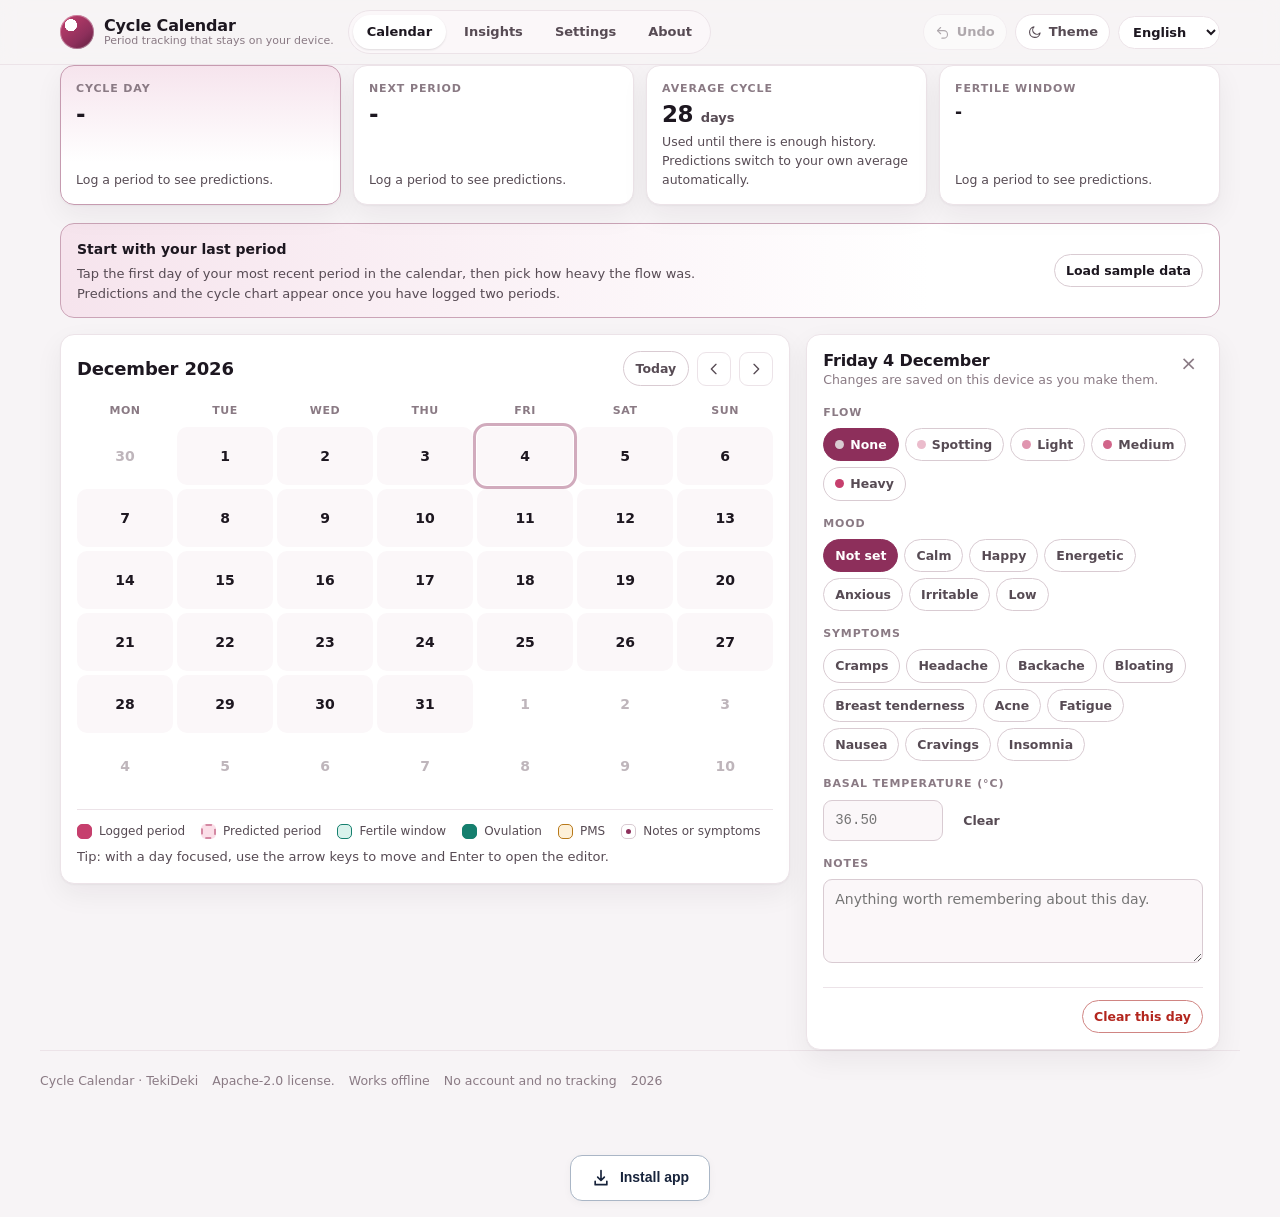
<file: index.html>
<!DOCTYPE html>
<html lang="en" data-version="2">
<head>
<meta charset="utf-8">
<meta http-equiv="Content-Security-Policy" content="default-src 'self'; script-src 'self' 'unsafe-inline'; style-src 'self' 'unsafe-inline'; img-src 'self' data: blob:; font-src 'self' data:; media-src 'self' blob: data:; connect-src 'self'; worker-src 'self' blob:; object-src 'none'; base-uri 'self'; upgrade-insecure-requests">
<!-- CSP prin meta: GitHub Pages nu permite antete HTTP. Fara frame-ancestors/form-action, pe care meta nu le accepta. -->
<meta name="viewport" content="width=device-width, initial-scale=1, viewport-fit=cover">
<meta name="color-scheme" content="light dark">
<meta name="theme-color" content="#8d2f5b">
<title>Cycle Calendar · menstrual calendar with private predictions</title>
<meta name="description" content="A calm, professional menstrual calendar. Log periods, flow, symptoms and basal temperature. Predictions computed on your own averages. Everything stays in this browser.">
<meta name="author" content="Kristian Mario Miskovic (TekiDeki)">
<meta name="robots" content="index, follow">
<link rel="canonical" href="https://tekideki.github.io/Cycle-Calendar/">
<meta property="og:type" content="website">
<meta property="og:site_name" content="Cycle Calendar">
<meta property="og:title" content="Cycle Calendar · private menstrual calendar and cycle predictions">
<meta property="og:description" content="Log periods, flow, symptoms and notes. Get predictions from your own averages. No account, no cloud, no tracking.">
<meta property="og:url" content="https://tekideki.github.io/Cycle-Calendar/">
<meta property="og:image" content="https://tekideki.github.io/Cycle-Calendar/screenshots/og.png">
<meta property="og:image:width" content="1200">
<meta property="og:image:height" content="630">
<meta property="og:locale" content="en_GB">
<meta property="og:locale:alternate" content="ro_RO">
<meta property="og:locale:alternate" content="sr_RS">
<meta name="twitter:card" content="summary_large_image">
<meta name="twitter:title" content="Cycle Calendar · private menstrual calendar">
<meta name="twitter:description" content="Periods, flow, symptoms and predictions. Everything stays in your browser.">
<meta name="twitter:image" content="https://tekideki.github.io/Cycle-Calendar/screenshots/og.png">
<link rel="manifest" href="manifest.json">
<link rel="icon" href="favicon.ico" sizes="32x32">
<link rel="icon" href="icons/icon.svg" type="image/svg+xml">
<link rel="apple-touch-icon" href="apple-touch-icon.png">
<style>
/* Cycle Calendar · TekiDeki - styles
 * SPDX-License-Identifier: Apache-2.0
 * Copyright 2026 Kristian Mario Miskovic (TekiDeki)
 * No external font, no icon font, no CDN. Everything below is local.
 */

:root {
  --bg: #f7f4f6;
  --bg-alt: #ffffff;
  --panel: #ffffff;
  --panel-soft: #fbf7f9;
  --line: #ece3e8;
  --line-strong: #d9cbd2;
  --ink: #1d1720;
  --ink-soft: #574b54;
  --ink-muted: #8a7a84;
  --accent: #8d2f5b;
  --accent-soft: #f6e4ed;
  --accent-ink: #ffffff;
  --period: #c63f6d;
  --period-soft: #fbdfe8;
  --predicted: #d489a3;
  --fertile: #157f6e;
  --fertile-soft: #d9f2ec;
  --ovulation: #0b5f51;
  --pms: #b8791a;
  --pms-soft: #fdf0d8;
  --ok: #157f6e;
  --bad: #b3261e;
  --bad-soft: #fde4e1;
  --shadow: 0 1px 2px rgba(29, 23, 32, 0.04), 0 10px 28px rgba(29, 23, 32, 0.06);
  --radius: 14px;
  --radius-sm: 9px;
  --mono: ui-monospace, SFMono-Regular, Menlo, Consolas, "Liberation Mono", monospace;
  color-scheme: light;
}

.theme-dark {
  --bg: #141017;
  --bg-alt: #1a1520;
  --panel: #1c1622;
  --panel-soft: #181320;
  --line: #2c2333;
  --line-strong: #3d3147;
  --ink: #f3ebf1;
  --ink-soft: #c2b4be;
  --ink-muted: #948692;
  --accent: #e88ab4;
  --accent-soft: #3a2331;
  --accent-ink: #1a1016;
  --period: #e0679a;
  --period-soft: #3a1f2b;
  --predicted: #a76e86;
  --fertile: #45bfa8;
  --fertile-soft: #14332d;
  --ovulation: #6fdec6;
  --pms: #e0a34a;
  --pms-soft: #33280f;
  --ok: #45bfa8;
  --bad: #f2a19a;
  --bad-soft: #3a1d1a;
  --shadow: 0 1px 2px rgba(0, 0, 0, 0.4), 0 14px 34px rgba(0, 0, 0, 0.35);
  color-scheme: dark;
}

* { box-sizing: border-box; }

[hidden] { display: none !important; }

html { scroll-behavior: smooth; }

body {
  margin: 0;
  background: var(--bg);
  color: var(--ink);
  font-family: system-ui, -apple-system, "Segoe UI", Roboto, "Helvetica Neue", Arial, sans-serif;
  font-size: 16px;
  line-height: 1.55;
  -webkit-text-size-adjust: 100%;
}

h1, h2, h3, h4 { margin: 0; line-height: 1.22; letter-spacing: -0.01em; }

p { margin: 0; }

button, input, select, textarea { font: inherit; color: inherit; }

a { color: var(--accent); }

:focus-visible {
  outline: 3px solid var(--accent);
  outline-offset: 2px;
  border-radius: 6px;
}

.sr-only {
  position: absolute;
  width: 1px;
  height: 1px;
  padding: 0;
  margin: -1px;
  overflow: hidden;
  clip: rect(0 0 0 0);
  white-space: nowrap;
  border: 0;
}

.skip-link {
  position: absolute;
  left: -9999px;
  top: 0;
  z-index: 20;
  padding: 10px 16px;
  background: var(--accent);
  color: var(--accent-ink);
  border-radius: 0 0 10px 0;
  text-decoration: none;
}

.skip-link:focus { left: 0; }

.wrap {
  width: 100%;
  max-width: 1200px;
  margin: 0 auto;
  padding: 0 20px;
}

/* ------------------------------------------------------------------ topbar */

.topbar {
  position: sticky;
  top: 0;
  z-index: 10;
  background: color-mix(in srgb, var(--bg) 90%, transparent);
  backdrop-filter: blur(10px);
  border-bottom: 1px solid var(--line);
}

.topbar-inner {
  display: flex;
  align-items: center;
  gap: 14px;
  min-height: 64px;
  padding: 10px 20px;
  max-width: 1200px;
  margin: 0 auto;
  flex-wrap: wrap;
}

.brand {
  display: flex;
  align-items: center;
  gap: 10px;
  font-weight: 700;
  color: var(--ink);
  text-decoration: none;
  letter-spacing: -0.01em;
}

.brand-mark {
  width: 34px;
  height: 34px;
  border-radius: 50%;
  background:
    radial-gradient(circle at 32% 30%, #ffffff 0 18%, transparent 19%),
    linear-gradient(140deg, #c63f6d, #8d2f5b 65%, #5c1e3c);
  box-shadow: inset 0 0 0 1px rgba(255, 255, 255, 0.35);
  flex: none;
}

.brand-text { display: flex; flex-direction: column; line-height: 1.15; }

.brand-tagline {
  font-size: 11px;
  font-weight: 500;
  color: var(--ink-muted);
  letter-spacing: 0;
}

.tabs {
  display: flex;
  gap: 4px;
  padding: 4px;
  border: 1px solid var(--line);
  border-radius: 999px;
  background: var(--panel-soft);
}

.tabs button {
  border: none;
  background: transparent;
  color: var(--ink-soft);
  font-size: 13px;
  font-weight: 700;
  padding: 7px 14px;
  border-radius: 999px;
  cursor: pointer;
  white-space: nowrap;
}

.tabs button[aria-selected="true"] {
  background: var(--panel);
  color: var(--ink);
  box-shadow: 0 1px 2px rgba(29, 23, 32, 0.12);
}

.theme-dark .tabs button[aria-selected="true"] { background: var(--accent-soft); color: var(--accent); }

.topbar-actions {
  margin-left: auto;
  display: flex;
  align-items: center;
  gap: 8px;
  flex-wrap: wrap;
}

.icon-btn {
  display: inline-flex;
  align-items: center;
  gap: 7px;
  padding: 7px 11px;
  border: 1px solid var(--line);
  border-radius: 999px;
  background: var(--panel);
  cursor: pointer;
  font-size: 13px;
  font-weight: 600;
  color: var(--ink-soft);
}

.icon-btn:hover { border-color: var(--line-strong); color: var(--ink); }

.icon-btn svg {
  width: 15px;
  height: 15px;
  fill: none;
  stroke: currentColor;
  stroke-width: 1.8;
  stroke-linecap: round;
  stroke-linejoin: round;
}

.icon-btn[disabled] { opacity: 0.45; cursor: not-allowed; }

.theme-sun { display: none; }
.theme-moon { display: block; }
.theme-light .theme-sun { display: block; }
.theme-light .theme-moon { display: none; }

select {
  padding: 7px 10px;
  border: 1px solid var(--line);
  border-radius: 999px;
  background: var(--panel);
  font-size: 13px;
  font-weight: 600;
  cursor: pointer;
}

/* -------------------------------------------------------------------- main */

main { padding: 22px 0 60px; }

.view-head {
  display: flex;
  align-items: flex-start;
  justify-content: space-between;
  gap: 16px;
  flex-wrap: wrap;
  margin-bottom: 14px;
}

.view-head h1 { font-size: clamp(22px, 3vw, 29px); font-weight: 800; }

.view-head p { color: var(--ink-soft); font-size: 14px; margin-top: 4px; max-width: 62ch; }

.panel {
  background: var(--panel);
  border: 1px solid var(--line);
  border-radius: var(--radius);
  box-shadow: var(--shadow);
  padding: 16px;
}

.panel h2 { font-size: 16px; font-weight: 800; }

.hint { color: var(--ink-soft); font-size: 13px; margin-top: 6px; }

/* ---------------------------------------------------------------- summary */

.summary {
  display: grid;
  grid-template-columns: repeat(4, minmax(0, 1fr));
  gap: 12px;
  margin-bottom: 18px;
}

.stat-card {
  background: var(--panel);
  border: 1px solid var(--line);
  border-radius: var(--radius);
  box-shadow: var(--shadow);
  padding: 14px 15px;
  min-height: 104px;
  display: flex;
  flex-direction: column;
  gap: 4px;
}

.stat-card .label {
  font-size: 11px;
  font-weight: 800;
  letter-spacing: 0.08em;
  text-transform: uppercase;
  color: var(--ink-muted);
}

.stat-card .value {
  font-size: 23px;
  font-weight: 800;
  letter-spacing: -0.02em;
  line-height: 1.15;
}

.stat-card .value small { font-size: 13px; font-weight: 600; color: var(--ink-soft); letter-spacing: 0; }

.stat-card .sub { font-size: 12.5px; color: var(--ink-soft); margin-top: auto; }

.stat-card.is-accent { border-color: color-mix(in srgb, var(--accent) 40%, var(--line)); background: linear-gradient(180deg, var(--accent-soft), var(--panel) 70%); }

.stat-card.is-range .value { font-size: 17px; line-height: 1.35; font-weight: 700; letter-spacing: 0; }

.pill {
  display: inline-flex;
  align-items: center;
  gap: 5px;
  padding: 2px 8px;
  border-radius: 999px;
  background: var(--panel-soft);
  border: 1px solid var(--line);
  font-size: 11px;
  font-weight: 700;
  color: var(--ink-soft);
  width: fit-content;
}

.pill.period { background: var(--period-soft); color: var(--period); border-color: transparent; }
.pill.fertile { background: var(--fertile-soft); color: var(--fertile); border-color: transparent; }
.pill.pms { background: var(--pms-soft); color: var(--pms); border-color: transparent; }

.onboard {
  display: flex;
  align-items: center;
  justify-content: space-between;
  gap: 14px;
  flex-wrap: wrap;
  margin-bottom: 16px;
  padding: 13px 16px;
  border-radius: var(--radius);
  border: 1px solid color-mix(in srgb, var(--accent) 35%, var(--line));
  background: linear-gradient(90deg, var(--accent-soft), var(--panel) 75%);
}

.onboard b { font-size: 14px; }

.onboard p { font-size: 13px; color: var(--ink-soft); margin-top: 2px; max-width: 76ch; }

/* --------------------------------------------------------------- calendar */

.calendar-layout {
  display: grid;
  grid-template-columns: minmax(0, 1.5fr) minmax(300px, 0.85fr);
  gap: 16px;
  align-items: start;
}

.cal-head {
  display: flex;
  align-items: center;
  gap: 8px;
  margin-bottom: 12px;
}

.cal-title {
  font-size: 18px;
  font-weight: 800;
  margin-right: auto;
  letter-spacing: -0.01em;
}

.nav-btn {
  width: 34px;
  height: 34px;
  display: inline-flex;
  align-items: center;
  justify-content: center;
  border: 1px solid var(--line);
  border-radius: 9px;
  background: var(--panel);
  cursor: pointer;
  color: var(--ink-soft);
}

.nav-btn:hover { border-color: var(--accent); color: var(--accent); }

.nav-btn svg { width: 16px; height: 16px; fill: none; stroke: currentColor; stroke-width: 2; stroke-linecap: round; stroke-linejoin: round; }

.today-btn {
  padding: 7px 12px;
  border: 1px solid var(--line-strong);
  border-radius: 999px;
  background: var(--panel);
  font-size: 12.5px;
  font-weight: 700;
  cursor: pointer;
  color: var(--ink-soft);
}

.today-btn:hover { border-color: var(--accent); color: var(--accent); }

.weekdays {
  display: grid;
  grid-template-columns: repeat(7, minmax(0, 1fr));
  gap: 4px;
  margin-bottom: 4px;
}

.weekdays span {
  text-align: center;
  font-size: 11px;
  font-weight: 800;
  letter-spacing: 0.05em;
  text-transform: uppercase;
  color: var(--ink-muted);
  padding: 4px 0;
}

.calendar-grid {
  display: grid;
  grid-template-columns: repeat(7, minmax(0, 1fr));
  gap: 4px;
}

.day {
  position: relative;
  min-height: 58px;
  border: 1px solid transparent;
  border-radius: 10px;
  background: var(--panel-soft);
  color: var(--ink);
  cursor: pointer;
  display: flex;
  flex-direction: column;
  align-items: center;
  justify-content: center;
  gap: 3px;
  padding: 0;
  font-variant-numeric: tabular-nums;
}

.day:hover { border-color: var(--line-strong); }

.day .num { font-size: 14px; font-weight: 700; line-height: 1; }

.day.is-outside { color: var(--ink-muted); opacity: 0.55; background: transparent; }

.day.is-today { box-shadow: inset 0 0 0 2px var(--accent); }

.day.is-selected { outline: 3px solid color-mix(in srgb, var(--accent) 40%, transparent); outline-offset: 1px; }

.day.is-today.is-selected { box-shadow: none; }

.day.is-period {
  background: var(--period);
  border-color: var(--period);
  color: #ffffff;
}

.day.is-predicted {
  background: var(--period-soft);
  border: 2px dashed var(--predicted);
  color: var(--period);
}

.day.is-fertile {
  background: var(--fertile-soft);
  border-color: transparent;
  color: var(--fertile);
}

.day.is-ovulation {
  background: var(--fertile);
  border-color: var(--fertile);
  color: #ffffff;
}

.day.is-pms { background: var(--pms-soft); color: var(--pms); }

.day .marker {
  width: 5px;
  height: 5px;
  border-radius: 50%;
  background: currentColor;
  opacity: 0.85;
}

.day.is-period .marker, .day.is-ovulation .marker { background: #ffffff; }

.day .marker.is-notes { background: var(--accent); }
.day.is-period .marker.is-notes { background: #ffffff; }

.legend {
  display: flex;
  flex-wrap: wrap;
  gap: 10px 16px;
  margin-top: 14px;
  padding-top: 12px;
  border-top: 1px solid var(--line);
}

.legend-item {
  display: inline-flex;
  align-items: center;
  gap: 7px;
  font-size: 12px;
  color: var(--ink-soft);
}

.legend-swatch {
  width: 15px;
  height: 15px;
  border-radius: 5px;
  border: 1px solid var(--line-strong);
  flex: none;
}

.legend-swatch.period { background: var(--period); border-color: var(--period); }
.legend-swatch.predicted { background: var(--period-soft); border: 2px dashed var(--predicted); }
.legend-swatch.fertile { background: var(--fertile-soft); border-color: var(--fertile); }
.legend-swatch.ovulation { background: var(--fertile); border-color: var(--fertile); }
.legend-swatch.pms { background: var(--pms-soft); border-color: var(--pms); }
.legend-swatch.notes { background: var(--panel); }
.legend-swatch.notes::after {
  content: "";
  display: block;
  width: 5px;
  height: 5px;
  border-radius: 50%;
  background: var(--accent);
  margin: 4px auto;
}

/* ----------------------------------------------------------------- editor */

.editor { position: sticky; top: 82px; }

.editor-head {
  display: flex;
  align-items: flex-start;
  justify-content: space-between;
  gap: 10px;
  margin-bottom: 4px;
}

.editor-date { font-size: 18px; font-weight: 800; letter-spacing: -0.01em; }

.editor-sub { font-size: 12.5px; color: var(--ink-muted); }

.editor-close {
  border: none;
  background: transparent;
  color: var(--ink-muted);
  cursor: pointer;
  font-size: 20px;
  line-height: 1;
  padding: 2px 6px;
  border-radius: 6px;
}

.editor-close:hover { background: var(--panel-soft); color: var(--ink); }

.field { margin-top: 14px; }

.field-label {
  display: block;
  font-size: 11px;
  font-weight: 800;
  letter-spacing: 0.08em;
  text-transform: uppercase;
  color: var(--ink-muted);
  margin-bottom: 7px;
}

.chip-group { display: flex; flex-wrap: wrap; gap: 6px; }

.chip {
  display: inline-flex;
  align-items: center;
  gap: 6px;
  padding: 6px 11px;
  border: 1px solid var(--line-strong);
  border-radius: 999px;
  background: var(--panel);
  color: var(--ink-soft);
  font-size: 12.5px;
  font-weight: 600;
  cursor: pointer;
}

.chip:hover { border-color: var(--accent); color: var(--accent); }

.chip[aria-pressed="true"] {
  background: var(--accent);
  border-color: var(--accent);
  color: var(--accent-ink);
}

.chip .dot {
  width: 9px;
  height: 9px;
  border-radius: 50%;
  background: var(--c, var(--line-strong));
  flex: none;
}

.flow-none { --c: var(--line-strong); }
.flow-spotting { --c: color-mix(in srgb, var(--period) 35%, var(--panel)); }
.flow-light { --c: color-mix(in srgb, var(--period) 55%, var(--panel)); }
.flow-medium { --c: color-mix(in srgb, var(--period) 80%, var(--panel)); }
.flow-heavy { --c: var(--period); }

textarea.textarea,
input.text-input {
  width: 100%;
  padding: 9px 11px;
  border: 1px solid var(--line-strong);
  border-radius: var(--radius-sm);
  background: var(--panel-soft);
  font-size: 14px;
}

textarea.textarea { min-height: 84px; resize: vertical; line-height: 1.5; }

input.text-input[type="number"] { font-family: var(--mono); max-width: 120px; }

.row { display: flex; align-items: center; gap: 8px; flex-wrap: wrap; }

.editor-foot {
  margin-top: 16px;
  padding-top: 12px;
  border-top: 1px solid var(--line);
  display: flex;
  align-items: center;
  justify-content: space-between;
  gap: 10px;
  flex-wrap: wrap;
}

.btn {
  display: inline-flex;
  align-items: center;
  justify-content: center;
  gap: 7px;
  padding: 8px 13px;
  border-radius: 999px;
  border: 1px solid var(--line-strong);
  background: var(--panel);
  color: var(--ink);
  font-size: 13px;
  font-weight: 700;
  cursor: pointer;
  text-decoration: none;
  white-space: nowrap;
}

.btn:hover { border-color: var(--accent); color: var(--accent); }

.btn-primary { background: var(--accent); border-color: var(--accent); color: var(--accent-ink); }

.btn-primary:hover { background: color-mix(in srgb, var(--accent) 86%, black); color: var(--accent-ink); }

.btn-quiet { border-color: transparent; background: transparent; color: var(--ink-soft); }

.btn-quiet:hover { background: var(--panel-soft); }

.btn-danger { border-color: color-mix(in srgb, var(--bad) 50%, var(--line)); color: var(--bad); }

.btn-danger:hover { background: var(--bad-soft); border-color: var(--bad); color: var(--bad); }

.btn-sm { padding: 6px 11px; font-size: 12.5px; }

.saved-dot {
  display: inline-flex;
  align-items: center;
  gap: 6px;
  font-size: 12px;
  color: var(--ok);
  font-weight: 700;
  opacity: 0;
  transform: translateY(2px);
  transition: opacity 0.18s ease, transform 0.18s ease;
}

.saved-dot.is-on { opacity: 1; transform: none; }

/* --------------------------------------------------------------- insights */

.insight-grid {
  display: grid;
  grid-template-columns: repeat(3, minmax(0, 1fr));
  gap: 12px;
  margin-bottom: 16px;
}

.metric {
  background: var(--panel);
  border: 1px solid var(--line);
  border-radius: var(--radius);
  padding: 14px 15px;
  box-shadow: var(--shadow);
}

.metric .label {
  font-size: 11px;
  font-weight: 800;
  letter-spacing: 0.07em;
  text-transform: uppercase;
  color: var(--ink-muted);
}

.metric .value { font-size: 26px; font-weight: 800; letter-spacing: -0.02em; margin-top: 2px; }

.metric .value small { font-size: 13px; font-weight: 600; color: var(--ink-soft); }

.metric .sub { font-size: 12.5px; color: var(--ink-soft); margin-top: 2px; }

.chart-wrap { margin-top: 12px; display: flex; align-items: center; justify-content: center; min-height: 250px; }

.chart { width: 100%; height: auto; display: block; overflow: visible; }

.chart .bar { fill: var(--accent); opacity: 0.85; }

.chart .bar:hover { opacity: 1; }

.chart .bar-label { fill: var(--ink-muted); font-size: 10px; font-family: var(--mono); }

.chart .bar-label-bg { fill: var(--panel); }

.chart .avg-line { stroke: var(--ink-muted); stroke-width: 1.5; stroke-dasharray: 5 4; }

.chart .avg-text { fill: var(--ink-soft); font-size: 10.5px; font-weight: 700; }

.chart .axis { stroke: var(--line-strong); stroke-width: 1; }

.table-wrap { overflow-x: auto; margin-top: 10px; }

table.data {
  width: 100%;
  border-collapse: collapse;
  font-size: 13px;
}

table.data th, table.data td {
  text-align: left;
  padding: 8px 9px;
  border-bottom: 1px solid var(--line);
  white-space: nowrap;
}

table.data th {
  font-size: 10.5px;
  text-transform: uppercase;
  letter-spacing: 0.06em;
  color: var(--ink-muted);
  font-weight: 800;
}

table.data td.num { font-family: var(--mono); }

table.data tr:last-child td { border-bottom: none; }

.prediction-list { display: grid; gap: 10px; margin-top: 12px; }

.prediction {
  border: 1px solid var(--line);
  border-radius: var(--radius-sm);
  padding: 10px 12px;
  background: var(--panel-soft);
}

.prediction b { font-size: 13.5px; }

.prediction .dates { font-size: 13px; color: var(--ink-soft); margin-top: 2px; }

.prediction .fertile { font-size: 12.5px; color: var(--fertile); margin-top: 2px; }

.prediction .ovulation { font-size: 12.5px; color: var(--ovulation); margin-top: 1px; }

.cards-2 { display: grid; grid-template-columns: repeat(2, minmax(0, 1fr)); gap: 16px; align-items: start; }

.settings-row {
  display: flex;
  align-items: center;
  justify-content: space-between;
  gap: 14px;
  padding: 10px 0;
  border-bottom: 1px solid var(--line);
}

.settings-row:last-child { border-bottom: none; }

.settings-row label { font-size: 13.5px; font-weight: 600; }

.settings-row .hint { margin: 2px 0 0; font-size: 12px; }

.number-control { display: inline-flex; align-items: center; gap: 6px; }

.number-control input {
  width: 62px;
  padding: 6px 8px;
  border: 1px solid var(--line-strong);
  border-radius: 8px;
  background: var(--panel-soft);
  font-family: var(--mono);
  font-size: 13px;
  text-align: center;
}

.number-control .unit { font-size: 12px; color: var(--ink-muted); }

/* ------------------------------------------------------------------ empty */

.empty {
  border: 1px dashed var(--line-strong);
  border-radius: var(--radius);
  padding: 22px;
  text-align: center;
  background: var(--panel-soft);
  color: var(--ink-soft);
  font-size: 13.5px;
}

.empty b { display: block; color: var(--ink); font-size: 15px; margin-bottom: 4px; }

.empty .btn { margin-top: 12px; }

/* ------------------------------------------------------------------ about */

.prose { max-width: 78ch; }

.prose p { color: var(--ink-soft); font-size: 14px; margin-top: 10px; }

.prose h3 { font-size: 14px; font-weight: 800; margin-top: 18px; }

.callout {
  margin-top: 14px;
  border-radius: var(--radius-sm);
  border: 1px solid color-mix(in srgb, var(--pms) 40%, var(--line));
  background: var(--pms-soft);
  padding: 12px 14px;
}

.callout b { display: block; font-size: 13px; color: var(--pms); margin-bottom: 3px; }

.callout p { color: var(--ink-soft); font-size: 13px; margin: 0; }

.about-links { display: flex; flex-wrap: wrap; gap: 14px; align-items: center; margin-top: 16px; font-size: 13px; }

/* ----------------------------------------------------------------- dialog */

dialog.confirm {
  border: 1px solid var(--line);
  border-radius: var(--radius);
  background: var(--panel);
  color: var(--ink);
  box-shadow: var(--shadow);
  padding: 20px;
  max-width: min(92vw, 420px);
}

dialog.confirm::backdrop { background: rgba(20, 12, 20, 0.45); }

dialog.confirm h2 { font-size: 17px; margin-bottom: 6px; }

dialog.confirm p { font-size: 13.5px; color: var(--ink-soft); }

dialog.confirm .row { margin-top: 16px; justify-content: flex-end; }

/* ------------------------------------------------------------------ toast */

.toast {
  position: fixed;
  left: 50%;
  bottom: 24px;
  pointer-events: none;
  transform: translateX(-50%);
  z-index: 40;
  max-width: min(92vw, 460px);
  padding: 10px 16px;
  border-radius: 999px;
  border: 1px solid var(--line-strong);
  background: var(--panel);
  color: var(--ink);
  box-shadow: var(--shadow);
  font-size: 13.5px;
  font-weight: 600;
  text-align: center;
}

.toast.ok { border-color: color-mix(in srgb, var(--ok) 50%, var(--line)); color: var(--ok); }

.toast.error { border-color: color-mix(in srgb, var(--bad) 50%, var(--line)); color: var(--bad); }

/* ----------------------------------------------------------------- footer */

.foot {
  border-top: 1px solid var(--line);
  padding: 20px 0 40px;
  color: var(--ink-muted);
  font-size: 12.5px;
  display: flex;
  gap: 14px;
  flex-wrap: wrap;
  align-items: center;
}

.foot a { color: var(--ink-soft); }

/* --------------------------------------------------------------- print */

.print-report { display: none; }

@media print {
  body { background: #ffffff; color: #000000; }
  .topbar, .summary, .calendar-layout, .insight-grid, .cards-2, .foot, .toast, .empty, .view-head .btn { display: none !important; }
  .print-report { display: block; font-size: 12px; }
  .print-report h1 { font-size: 20px; margin-bottom: 4px; }
  .print-report h2 { font-size: 14px; margin: 16px 0 6px; }
  .print-report p, .print-report li { font-size: 11.5px; color: #333; }
  .print-report table { width: 100%; border-collapse: collapse; font-size: 11px; }
  .print-report th, .print-report td { border: 1px solid #bbb; padding: 4px 6px; text-align: left; }
  .print-report .meta { color: #555; }
  .panel { box-shadow: none; border: none; padding: 0; }
}

/* -------------------------------------------------------------- responsive */

@media (max-width: 1000px) {
  .calendar-layout { grid-template-columns: minmax(0, 1fr); }
  .editor { position: static; }
  .summary { grid-template-columns: repeat(2, minmax(0, 1fr)); }
  .insight-grid { grid-template-columns: repeat(2, minmax(0, 1fr)); }
}

@media (max-width: 900px) {
  .tabs { order: 3; width: 100%; justify-content: space-between; }
  .tabs button { flex: 1; text-align: center; }
}

@media (max-width: 470px) {
  .tabs { gap: 2px; padding: 3px; }
  .tabs button { padding: 6px 5px; font-size: 11.5px; min-width: 0; }
  .brand-text > span:first-child { font-size: 14.5px; }
  .icon-btn { padding: 6px 8px; }
  #langSelect { padding: 6px 8px; font-size: 12px; }
}

@media (max-width: 700px) {
  .topbar-inner { gap: 10px; }
  .brand-tagline { display: none; }
  .topbar-actions { gap: 6px; }
  .icon-btn span { display: none; }
  .icon-btn { padding: 7px 9px; }
  .wrap, .topbar-inner { padding-left: 14px; padding-right: 14px; }
  .summary { grid-template-columns: repeat(2, minmax(0, 1fr)); gap: 10px; }
  .stat-card { min-height: 92px; padding: 12px; }
  .stat-card .value { font-size: 19px; }
  .insight-grid, .cards-2 { grid-template-columns: minmax(0, 1fr); }
  .day { min-height: 46px; border-radius: 9px; }
  .day .num { font-size: 13px; }
  .calendar-grid, .weekdays { gap: 3px; }
  .editor-foot { flex-direction: column; align-items: stretch; }
}

@media (prefers-reduced-motion: reduce) {
  html { scroll-behavior: auto; }
  *, *::before, *::after {
    animation-duration: 0.001ms !important;
    animation-iteration-count: 1 !important;
    transition-duration: 0.001ms !important;
  }
}

/* ==========================================================================
   regula casei: ecrane mici si tinte de atingere
   Aceste blocuri erau lipite direct in index.html generat, deci o rulare de
   build.py le stergea. Acum traiesc in sursa, la fel ca restul stilurilor.
   ========================================================================== */

  /* regula casei: tinte de atingere pe mobil */
  @media (pointer: coarse), (max-width: 700px) {
    #tab-calendar { min-height: 34px; display: inline-flex; align-items: center; }
    #tab-insights { min-height: 34px; display: inline-flex; align-items: center; }
    #tab-settings { min-height: 34px; display: inline-flex; align-items: center; }
    #tab-about { min-height: 34px; display: inline-flex; align-items: center; }
    #undoBtn { min-height: 34px; display: inline-flex; align-items: center; }
    #themeBtn { min-height: 34px; display: inline-flex; align-items: center; }
    #langSelect { min-height: 34px; }
    #onboardSample { min-height: 34px; display: inline-flex; align-items: center; }
    #closeEditor { min-height: 34px; display: inline-flex; align-items: center; }
    .chip.flow-none { min-height: 34px; display: inline-flex; align-items: center; }
    .chip.flow-spotting { min-height: 34px; display: inline-flex; align-items: center; }
    .chip.flow-light { min-height: 34px; display: inline-flex; align-items: center; }
    .chip.flow-medium { min-height: 34px; display: inline-flex; align-items: center; }
    .chip.flow-heavy { min-height: 34px; display: inline-flex; align-items: center; }
    .chip { min-height: 34px; display: inline-flex; align-items: center; }
    #clearTemp { min-height: 34px; display: inline-flex; align-items: center; }
    #clearDay { min-height: 34px; display: inline-flex; align-items: center; }
  }

/* regula casei: ecrane mici (320px) - nimic nu are voie sa iasa din ecran.
   Blocul sta la finalul foii de stil, deci invinge stilurile de mai sus fara sa le rescrie. */
@media (max-width: 380px) {
  html, body { max-width: 100%; overflow-x: hidden; }
  img, svg, canvas, video, table { max-width: 100%; }
  /* antetul: selectul de limba si butonul de tema se pot strange si trec pe randul urmator */
  header .tools, header .controls, .topbar .tools, .topbar .controls, .tools, .controls { flex-wrap: wrap; min-width: 0; }
  header select, .tools select, .controls select, select#lang, select#lang-select, #lang-select { max-width: 100%; min-width: 0; }
  /* panourile si cardurile se largestesc la cat incape */
  .panel, .card, .sheet, .action, .action-main, .action-side, .source-panel, .panel-heading { min-width: 0; max-width: 100%; }
  .chips, #cityChips { flex-wrap: wrap; }
}

/* regula casei: pe telefon, tinta de atingere are cel putin 44x44px (WCAG 2.5.5, Apple HIG).
   Se aplica doar pe pointer gros sau ecran mic, ca sa nu umfle interfata pe desktop.
   `!important` e intentionat: e un prag de accesibilitate, nu o preferinta de stil, iar
   fiecare unealta are propriile reguli de buton care ar castiga altfel.
   Tabla jocurilor (`.cell`, `.tile`, `.slot`, `.key`) este lasata afara: acolo marimea
   tintei e data de grila, nu de deget, si e tratata in blocul fiecarui joc. */
@media (pointer: coarse), (max-width: 700px) {
  html body :is(button, select, textarea, summary, [role="button"],
      input:not([type="checkbox"]):not([type="radio"]):not([type="file"]):not([type="hidden"]),
      label:has(input[type="checkbox"]), label:has(input[type="radio"]),
      .check, .check-label, .switch, .btn, .button):not(.cell):not(.tile):not(.slot):not(.key) {
    min-height: 44px !important;
  }
  html body :is(button, [role="button"], .btn, .button, .chip, .langbtn, .iconbtn, .icon-btn,
      .btn-icon, .icon-button, .swatch, .switch, .tbtn, .buy, .skip):not(.cell):not(.tile):not(.slot):not(.key) {
    display: inline-flex !important; align-items: center !important; justify-content: center !important;
  }
  html body :is(.iconbtn, .icon-btn, .btn-icon, .icon-button, .langbtn, .theme-toggle, .theme,
      .swatch, .switch, .tbtn, .swap, .play-button, .stop-button, .undo, .buy,
      .nav-btn, .editor-close, .round-btn, .chip-x, .close, .btn-close, .randomize-mini,
      .history > button, .swatches > button) {
    min-width: 44px !important; min-height: 44px !important;
  }
  html body :is(select, input[type="color"], input[type="number"], input[type="text"]) {
    min-width: 44px !important;
  }
  html body :is(input[type="checkbox"], input[type="radio"]) { min-width: 24px !important; min-height: 24px !important; }
  /* legaturile din afara textului curent (antet, subsol, navigatie); cele din propozitie
     ramin legaturi de text, cum spune si exceptia pentru text din WCAG 2.5.5.
     Cardurile-legatura isi pastreaza asezarea, doar inaltimea minima creste. */
  html body a:not(p a):not(li a):not(td a):not(.gcard):not(.card) {
    min-height: 44px !important; min-width: 44px !important;
  }
  html body :is(a.skip, .brand, a.buy) { display: inline-flex !important; align-items: center !important; }
  /* barele care nu incapeau: se asaza pe doua randuri in loc sa iasa din ecran */
  html body :is(nav, .nav, .navbar, .toolbar, .links, footer, .footnotes, .player-controls,
      header, .topbar, .masthead, .app-header,
      .topbar-actions, .header-actions, .hero-actions, .actions, .action-row,
      .btn-row, .button-row, .controls, .controls-row, .filters,
      .topbar-inner, .header-inner, .nav-inner, .bar-inner,
      [class$="-inner"], [class$="-actions"]) {
    flex-wrap: wrap !important;
  }
  html body input[type="range"] { height: 44px !important; }
  /* campurile de fisier sunt suprapuse peste zona de tragere si nu trebuie sa iasa din ea */
  html body :is(input[type="file"], input[type="color"], img, video, canvas) { max-width: 100% !important; }
}

/* --------------------------------------------------- calendar: tot locul posibil
   Ziua din calendar e singura tinta sub 44px din aplicatie si nu poate fi mai lata
   de atat: 7 coloane ori 44px fac 308px, iar peste asta vin spatiile dintre celule
   si rama. Sub ~360px ecranul pur si simplu nu are loc pentru 7 tinte de 44px, asa
   ca se recupereaza ce se poate din rama: pagina, panoul si spatiul dintre celule.
   Nu se micsoreaza textul si nu se ascunde nimic - doar se strange rama, ca celula
   sa ajunga cat mai aproape de prag. La 360px si peste, tinta iese de 44x44. */
@media (max-width: 400px) {
  .wrap, .topbar-inner { padding-left: 10px; padding-right: 10px; }
  .cal-panel { padding-left: 6px; padding-right: 6px; }
  .calendar-grid, .weekdays { gap: 2px; }
  .day { border-radius: 8px; }
}
</style>
<script type="application/ld+json">
{"@context":"https://schema.org","@type":"WebApplication","name":"Cycle Calendar","applicationCategory":"HealthApplication","operatingSystem":"Any (web browser)","url":"https://tekideki.github.io/Cycle-Calendar/","description":"Menstrual calendar with flow, symptom and temperature logging, plus predictions computed from your own cycle history. Data never leaves the browser.","offers":{"@type":"Offer","price":"0","priceCurrency":"EUR"},"author":{"@type":"Person","name":"Kristian Mario Miskovic","alternateName":"TekiDeki"},"license":"https://www.apache.org/licenses/LICENSE-2.0","isAccessibleForFree":true}
</script>
</head>
<body>

<a class="skip-link" href="#main" data-i18n="skipToContent">Skip to calendar</a>

<header class="topbar">
  <div class="topbar-inner">
    <a class="brand" href="#calendar" id="brandLink">
      <span class="brand-mark" aria-hidden="true"></span>
      <span class="brand-text">
        <span>Cycle Calendar</span>
        <span class="brand-tagline" data-i18n="tagline">Private by design</span>
      </span>
    </a>

    <div class="tabs" role="tablist" aria-label="Views" id="tabs" data-i18n-aria-label="navViews">
      <button type="button" role="tab" id="tab-calendar" aria-controls="view-calendar" aria-selected="true" data-view="calendar" data-i18n="navCalendar">Calendar</button>
      <button type="button" role="tab" id="tab-insights" aria-controls="view-insights" aria-selected="false" data-view="insights" data-i18n="navInsights">Insights</button>
      <button type="button" role="tab" id="tab-settings" aria-controls="view-settings" aria-selected="false" data-view="settings" data-i18n="navSettings">Settings</button>
      <button type="button" role="tab" id="tab-about" aria-controls="view-about" aria-selected="false" data-view="about" data-i18n="navAbout">About</button>
    </div>

    <div class="topbar-actions">
      <button type="button" class="icon-btn" id="undoBtn" disabled data-i18n-title="undo" title="Undo last change">
        <svg viewBox="0 0 24 24" aria-hidden="true"><path d="M9 14 4 9l5-5"/><path d="M4 9h10a6 6 0 0 1 0 12h-3"/></svg>
        <span data-i18n="undo">Undo</span>
      </button>
      <button type="button" class="icon-btn" id="themeBtn" data-i18n-title="themeToggle" title="Switch light or dark theme">
        <svg class="theme-moon" viewBox="0 0 24 24" aria-hidden="true"><path d="M21 12.8A8.5 8.5 0 1 1 11.2 3a6.8 6.8 0 0 0 9.8 9.8Z"/></svg>
        <svg class="theme-sun" viewBox="0 0 24 24" aria-hidden="true"><circle cx="12" cy="12" r="4"/><path d="M12 2v2M12 20v2M2 12h2M20 12h2M4.9 4.9l1.4 1.4M17.7 17.7l1.4 1.4M19.1 4.9l-1.4 1.4M6.3 17.7l-1.4 1.4"/></svg>
        <span data-i18n="theme">Theme</span>
      </button>
      <label class="sr-only" for="langSelect" data-i18n="language">Language</label>
      <select id="langSelect" aria-label="Language" data-i18n-aria-label="language">
        <option value="en">English</option>
        <option value="ro">Română</option>
        <option value="sr-latn">Srpski</option>
        <option value="sr-cyrl">Српски</option>
      </select>
    </div>
  </div>
</header>

<main id="main" class="wrap">

  <!-- ============================================================ CALENDAR -->
  <section id="view-calendar" role="tabpanel" aria-labelledby="tab-calendar" data-view-panel="calendar">
    <div class="summary" id="summary">
      <div class="stat-card is-accent">
        <span class="label" data-i18n="cycleDayLabel">Cycle day</span>
        <span class="value" id="statCycleDay">-</span>
        <span class="sub" id="statCycleDaySub"></span>
      </div>
      <div class="stat-card">
        <span class="label" data-i18n="nextPeriodLabel">Next period</span>
        <span class="value" id="statNext">-</span>
        <span class="sub" id="statNextSub"></span>
      </div>
      <div class="stat-card">
        <span class="label" data-i18n="avgCycle">Average cycle</span>
        <span class="value" id="statAvg">-</span>
        <span class="sub" id="statAvgSub"></span>
      </div>
      <div class="stat-card is-range">
        <span class="label" data-i18n="fertileLabel">Fertile window</span>
        <span class="value" id="statFertile">-</span>
        <span class="sub" id="statFertileSub"></span>
      </div>
    </div>

    <div class="onboard" id="onboard" hidden>
      <div>
        <b data-i18n="onboardTitle">Start with your last period</b>
        <p data-i18n="onboardText">Tap the first day of your most recent period, then pick how heavy the flow was.</p>
      </div>
      <button type="button" class="btn btn-sm" id="onboardSample" data-i18n="loadSample">Load sample data</button>
    </div>

    <div class="calendar-layout">
      <div class="panel cal-panel">
        <div class="cal-head">
          <h1 class="cal-title" id="calTitle" aria-live="polite">-</h1>
          <button type="button" class="today-btn" id="todayBtn" data-i18n="today">Today</button>
          <button type="button" class="nav-btn" id="prevBtn" data-i18n-title="prevMonth" title="Previous month" aria-label="Previous month">
            <svg viewBox="0 0 24 24" aria-hidden="true"><path d="m15 5-7 7 7 7"/></svg>
          </button>
          <button type="button" class="nav-btn" id="nextBtn" data-i18n-title="nextMonth" title="Next month" aria-label="Next month">
            <svg viewBox="0 0 24 24" aria-hidden="true"><path d="m9 5 7 7-7 7"/></svg>
          </button>
        </div>

        <div class="weekdays" id="weekdays" aria-hidden="true"></div>
        <div class="calendar-grid" id="calendarGrid" role="group" aria-labelledby="calTitle"></div>

        <div class="legend" id="legend">
          <span class="legend-item"><span class="legend-swatch period"></span><span data-i18n="legendPeriod">Logged period</span></span>
          <span class="legend-item"><span class="legend-swatch predicted"></span><span data-i18n="legendPredicted">Predicted period</span></span>
          <span class="legend-item"><span class="legend-swatch fertile"></span><span data-i18n="legendFertile">Fertile window</span></span>
          <span class="legend-item"><span class="legend-swatch ovulation"></span><span data-i18n="legendOvulation">Estimated ovulation</span></span>
          <span class="legend-item"><span class="legend-swatch pms"></span><span data-i18n="legendPms">PMS window</span></span>
          <span class="legend-item"><span class="legend-swatch notes"></span><span data-i18n="legendNotes">Has notes</span></span>
        </div>
        <p class="hint" data-i18n="calendarKeyHint">Tip: with a day focused, use the arrow keys to move and Enter to open the editor.</p>
      </div>

      <aside class="panel editor" id="editor" aria-labelledby="editorDate">
        <div class="editor-head">
          <div>
            <h2 class="editor-date" id="editorDate">-</h2>
            <p class="editor-sub" id="editorSub"></p>
          </div>
          <button type="button" class="editor-close" id="closeEditor" data-i18n-title="close" title="Close" aria-label="Close">&times;</button>
        </div>

        <div class="field">
          <span class="field-label" id="lblFlow" data-i18n="flowLabel">Flow</span>
          <div class="chip-group" role="group" aria-labelledby="lblFlow" id="flowGroup">
            <button type="button" class="chip flow-none" data-flow="none" aria-pressed="true"><span class="dot"></span><span data-i18n="flowNone">None</span></button>
            <button type="button" class="chip flow-spotting" data-flow="spotting" aria-pressed="false"><span class="dot"></span><span data-i18n="flowSpotting">Spotting</span></button>
            <button type="button" class="chip flow-light" data-flow="light" aria-pressed="false"><span class="dot"></span><span data-i18n="flowLight">Light</span></button>
            <button type="button" class="chip flow-medium" data-flow="medium" aria-pressed="false"><span class="dot"></span><span data-i18n="flowMedium">Medium</span></button>
            <button type="button" class="chip flow-heavy" data-flow="heavy" aria-pressed="false"><span class="dot"></span><span data-i18n="flowHeavy">Heavy</span></button>
          </div>
        </div>

        <div class="field">
          <span class="field-label" id="lblMood" data-i18n="moodsLabel">Mood</span>
          <div class="chip-group" role="group" aria-labelledby="lblMood" id="moodGroup">
            <button type="button" class="chip" data-mood="" aria-pressed="true" data-i18n="moodNone">Not set</button>
          </div>
        </div>

        <div class="field">
          <span class="field-label" id="lblSymptoms" data-i18n="symptomsLabel">Symptoms</span>
          <div class="chip-group" role="group" aria-labelledby="lblSymptoms" id="symptomGroup"></div>
        </div>

        <div class="field">
          <label class="field-label" for="tempInput"><span data-i18n="bbtLabel">Basal temperature</span> (°C)</label>
          <div class="row">
            <input class="text-input" type="number" id="tempInput" inputmode="decimal" step="0.01" min="34" max="42" placeholder="36.50">
            <button type="button" class="btn btn-sm btn-quiet" id="clearTemp" data-i18n="clearField">Clear</button>
          </div>
        </div>

        <div class="field">
          <label class="field-label" for="noteInput" data-i18n="notesLabel">Notes</label>
          <textarea class="textarea" id="noteInput" maxlength="600" data-i18n-placeholder="notesPlaceholder" placeholder="Anything you want to remember about this day"></textarea>
        </div>

        <div class="editor-foot">
          <span class="saved-dot" id="savedDot" aria-live="polite"><span aria-hidden="true">&#10003;</span> <span data-i18n="savedToDay">Saved to this day</span></span>
          <div class="row">
            <button type="button" class="btn btn-danger btn-sm" id="clearDay" data-i18n="clearDay">Clear day</button>
          </div>
        </div>
      </aside>
    </div>
  </section>

  <!-- ============================================================ INSIGHTS -->
  <section id="view-insights" role="tabpanel" aria-labelledby="tab-insights" data-view-panel="insights" hidden>
    <div class="view-head">
      <div>
        <h1 data-i18n="insightsTitle">Your patterns</h1>
        <p data-i18n="insightsHint">Everything here is computed from the days you logged. No averages borrowed from anyone else.</p>
      </div>
      <button type="button" class="btn" id="printBtn" data-i18n="printSummary">Print summary</button>
    </div>

    <div class="insight-grid">
      <div class="metric">
        <div class="label" data-i18n="cyclesTracked">Completed cycles</div>
        <div class="value" id="mCycles">0</div>
        <div class="sub" data-i18n="cyclesSub">Period start to period start</div>
      </div>
      <div class="metric">
        <div class="label" data-i18n="avgCycle">Average cycle length</div>
        <div class="value" id="mAvg">-</div>
        <div class="sub" id="mAvgSub"></div>
      </div>
      <div class="metric">
        <div class="label" data-i18n="avgPeriod">Average period length</div>
        <div class="value" id="mPeriod">-</div>
        <div class="sub" id="mPeriodSub"></div>
      </div>
      <div class="metric">
        <div class="label" data-i18n="shortest">Shortest cycle</div>
        <div class="value" id="mShortest">-</div>
        <div class="sub" data-i18n="shortestSub">Across completed cycles</div>
      </div>
      <div class="metric">
        <div class="label" data-i18n="longest">Longest cycle</div>
        <div class="value" id="mLongest">-</div>
        <div class="sub" data-i18n="longestSub">Across completed cycles</div>
      </div>
      <div class="metric">
        <div class="label" data-i18n="variation">Variation</div>
        <div class="value" id="mVariation">-</div>
        <div class="sub" data-i18n="variationSub">Longest minus shortest</div>
      </div>
    </div>

    <div class="cards-2">
      <div class="panel">
        <h2 data-i18n="chartTitle">Cycle length history</h2>
        <p class="hint" data-i18n="chartHint">Each bar is one completed cycle, in days.</p>
        <div class="chart-wrap" id="chartWrap"></div>
      </div>

      <div class="panel">
        <h2 data-i18n="predictionTitle">Next three periods</h2>
        <p class="hint" data-i18n="predictionsHint">Estimated from your own average cycle length. Estimates, not guarantees.</p>
        <div class="prediction-list" id="predictionList"></div>
      </div>
    </div>

    <div class="panel" style="margin-top:16px">
      <h2 data-i18n="historyTitle">Cycle history</h2>
      <p class="hint" data-i18n="historyHint">Periods are grouped automatically when logged days are adjacent or one day apart.</p>
      <div class="table-wrap" id="historyWrap"></div>
    </div>

    <div class="panel" style="margin-top:16px">
      <h2 data-i18n="symptomsTitle">Most frequent symptoms</h2>
      <p class="hint" data-i18n="symptomsHint">Counted across every logged day.</p>
      <div class="chart-wrap" id="symptomChartWrap"></div>
    </div>
  </section>

  <!-- ============================================================ SETTINGS -->
  <section id="view-settings" role="tabpanel" aria-labelledby="tab-settings" data-view-panel="settings" hidden>
    <div class="view-head">
      <div>
        <h1 data-i18n="settingsHeading">Settings</h1>
        <p data-i18n="settingsLead">Defaults for predictions, plus everything you need to take your data with you.</p>
      </div>
    </div>

    <div class="cards-2">
      <div class="panel">
        <h2 data-i18n="settingsCycleSection">Cycle defaults</h2>
        <div class="settings-row">
          <div>
            <label for="defCycle" data-i18n="cycleLengthLabel">Default cycle length</label>
            <p class="hint" data-i18n="defaultCycleHint">Used only until you have logged enough periods to compute an average.</p>
          </div>
          <span class="number-control"><input type="number" id="defCycle" min="15" max="60" inputmode="numeric"><span class="unit" data-i18n="daysUnit">days</span></span>
        </div>
        <div class="settings-row">
          <div>
            <label for="defPeriod" data-i18n="periodLengthLabel">Default period length</label>
            <p class="hint" data-i18n="defaultPeriodHint">How many days a period usually lasts for you.</p>
          </div>
          <span class="number-control"><input type="number" id="defPeriod" min="1" max="14" inputmode="numeric"><span class="unit" data-i18n="daysUnit">days</span></span>
        </div>
        <div class="settings-row">
          <div>
            <label for="lutealInput" data-i18n="lutealLabel">Luteal phase</label>
            <p class="hint" data-i18n="lutealHint">Days between ovulation and the next period. 14 is the usual estimate.</p>
          </div>
          <span class="number-control"><input type="number" id="lutealInput" min="8" max="18" inputmode="numeric"><span class="unit" data-i18n="daysUnit">days</span></span>
        </div>
        <div class="settings-row">
          <div>
            <label for="weekStart" data-i18n="weekStartLabel">First day of the week</label>
            <p class="hint" data-i18n="weekStartHint">Only changes how the calendar is drawn.</p>
          </div>
          <select id="weekStart">
            <option value="1" data-i18n="weekMonday">Monday</option>
            <option value="0" data-i18n="weekSunday">Sunday</option>
          </select>
        </div>
      </div>

      <div class="panel">
        <h2 data-i18n="dataTitle">Your data</h2>
        <p class="hint" data-i18n="dataText">Everything is stored in this browser only.</p>
        <p class="hint" style="margin-top:6px"><span data-i18n="daysLogged">Days logged</span>: <b id="daysCount">0</b></p>
        <div class="row" style="margin-top:14px;gap:8px">
          <button type="button" class="btn btn-primary" id="exportBtn" data-i18n="exportJson">Export backup</button>
          <button type="button" class="btn" id="importBtn" data-i18n="importJson">Import backup</button>
          <input type="file" id="importFile" accept="application/json,.json" class="sr-only" aria-label="Backup file" tabindex="-1">
        </div>
        <p class="hint" data-i18n="backupHint">The backup is a plain JSON file with your logged days and settings. Keep it somewhere safe; it is the only copy that leaves this browser.</p>

        <div style="margin-top:18px;padding-top:14px;border-top:1px solid var(--line)">
          <h2 data-i18n="dangerSection">Remove data</h2>
          <div class="row" style="margin-top:10px;gap:8px">
            <button type="button" class="btn btn-danger" id="resetBtn" data-i18n="clearAll">Erase everything</button>
          </div>
          <p class="hint" data-i18n="resetHint">Deletes every logged day and restores the default settings. Export a backup first if you might want it back.</p>
        </div>
      </div>
    </div>

    <div class="panel" style="margin-top:16px">
      <h2 data-i18n="sampleTitle">Not sure where to start?</h2>
      <p class="hint" data-i18n="sampleHint">Load a sample history of five cycles to see predictions, the chart and the fertile window in action. Your current data is replaced, so export a backup first.</p>
      <div class="row" style="margin-top:10px">
        <button type="button" class="btn" id="sampleBtn" data-i18n="loadSample">Load sample data</button>
      </div>
    </div>
  </section>

  <!-- =============================================================== ABOUT -->
  <section id="view-about" role="tabpanel" aria-labelledby="tab-about" data-view-panel="about" hidden>
    <div class="view-head">
      <div>
        <h1 data-i18n="aboutTitle">About Cycle Calendar</h1>
        <p data-i18n="aboutLead">A menstrual calendar built to be quiet, private and predictable to use.</p>
      </div>
    </div>

    <div class="cards-2">
      <div class="panel prose">
        <h2 data-i18n="aboutWhatTitle">What it does</h2>
        <p data-i18n="aboutWhat">Log the days you bleed with a flow level, add symptoms, mood, a note and optionally your basal temperature. The calendar draws your logged periods, predicts the next ones from your own averages, and shades the estimated fertile window, ovulation day and PMS window.</p>
        <p data-i18n="aboutWhatMore">Insights shows completed cycle lengths, your shortest and longest cycle, the variation between them, the next three predicted periods and the symptoms you log most often.</p>

        <h3 data-i18n="privacyTitle">Privacy</h3>
        <p data-i18n="privacyText">Everything you enter stays in this browser's local storage on this device. There is no account, no server, no analytics, no advertising and no third party request at runtime. The app is a single HTML file that works offline once loaded.</p>
        <p data-i18n="privacyText2">The only way data leaves the browser is if you export a backup file yourself or print the summary. Clearing site data, or using a private window that you then close, removes everything.</p>

        <h3 data-i18n="limitsTitle">How predictions work</h3>
        <p data-i18n="limitsText">The average cycle length is the mean distance between period starts, using your last six completed cycles. The average period length is the mean duration of your last six periods. If you have fewer than two cycles, the defaults from Settings are used instead.</p>
        <p data-i18n="limitsText2">Estimated ovulation is placed the luteal phase length before the predicted next period, and the fertile window covers the five days before it plus the day itself. Your logged days always win over any estimate.</p>

        <div class="callout">
          <b data-i18n="disclaimerTitle">Not a medical device</b>
          <p data-i18n="disclaimerText">Cycle Calendar is a personal tracking tool, not a contraceptive method and not a diagnosis. Cycles vary with stress, illness, travel and medication. Talk to a clinician about contraception, unusual bleeding, cycles shorter than 21 or longer than 35 days, or a period that stops for three months or more.</p>
        </div>
      </div>

      <div class="panel prose">
        <h2 data-i18n="techTitle">Built to last</h2>
        <p data-i18n="techText">Apache 2.0 licensed, no build framework, no dependencies at runtime, no cookies. The whole app is one HTML file plus a manifest and a service worker for offline use.</p>
        <div class="table-wrap">
          <table class="data">
            <tbody>
              <tr><th data-i18n="rowStorage">Storage</th><td data-i18n="rowStorageVal">This browser only (localStorage)</td></tr>
              <tr><th data-i18n="rowNetwork">Network calls</th><td data-i18n="rowNetworkVal">None at runtime</td></tr>
              <tr><th data-i18n="rowAccount">Account</th><td data-i18n="rowAccountVal">Not required, not possible</td></tr>
              <tr><th data-i18n="rowLanguages">Languages</th><td data-i18n="rowLanguagesVal">English, Romanian, Serbian (Latin and Cyrillic)</td></tr>
              <tr><th data-i18n="rowLicense">License</th><td>Apache 2.0</td></tr>
            </tbody>
          </table>
        </div>
        <div class="about-links">
          <a href="https://github.com/TekiDeki/Cycle-Calendar" rel="noopener" data-i18n="source">Source code</a>
          <a href="https://github.com/TekiDeki/TekiDeki" rel="noopener" data-i18n="moreApps">More TekiDeki apps</a>
          <span id="versionText"></span>
        </div>
      </div>
    </div>
  </section>

  <!-- ============================================================ print only -->
  <section class="print-report" id="printReport" aria-hidden="true"></section>
</main>

<footer class="foot wrap">
  <span>Cycle Calendar &middot; TekiDeki</span>
  <span data-i18n="license">Apache 2.0 license</span>
  <span data-i18n="footerOffline">Works offline</span>
  <span data-i18n="footerPrivacy">No account and no tracking</span>
  <span><span id="yearText"></span></span>
</footer>

<dialog class="confirm" id="confirmDialog" aria-labelledby="confirmTitle">
  <h2 id="confirmTitle"></h2>
  <p id="confirmText"></p>
  <div class="row">
    <button type="button" class="btn" id="confirmCancel" data-i18n="cancel">Cancel</button>
    <button type="button" class="btn btn-danger" id="confirmOk" data-i18n="clearAll">Erase everything</button>
  </div>
</dialog>

<div class="toast" id="toast" role="status" aria-live="polite" hidden></div>

<script>
/* Cycle Calendar · TekiDeki - date and cycle engine
 * SPDX-License-Identifier: Apache-2.0
 * Copyright 2026 Kristian Mario Miskovic (TekiDeki)
 *
 * Pure functions only: no DOM, no storage, no clock. Every date is handled as
 * a 'YYYY-MM-DD' string and converted to UTC midnight internally, so a cycle
 * never shifts by a day because of a timezone or a daylight saving change.
 *
 * Loaded twice on purpose: as a plain <script> in the browser and with
 * require() in Node, so the tests exercise exactly the code the app ships.
 */
(function (root) {
  'use strict';

  var TD = root.TD || (root.TD = {});

  var DAY_MS = 86400000;
  var ISO_RE = /^(\d{4})-(\d{2})-(\d{2})$/;

  /* ------------------------------------------------------------------ dates */

  function pad(value) {
    return value < 10 ? '0' + value : String(value);
  }

  function dateToIso(date) {
    return date.getUTCFullYear() + '-' + pad(date.getUTCMonth() + 1) + '-' + pad(date.getUTCDate());
  }

  function isValidIso(value) {
    if (typeof value !== 'string' || !ISO_RE.test(value)) return false;
    var parts = ISO_RE.exec(value);
    var year = Number(parts[1]);
    var month = Number(parts[2]);
    var day = Number(parts[3]);
    if (month < 1 || month > 12 || day < 1) return false;
    return day <= daysInMonth(year, month - 1);
  }

  function isoToDate(value) {
    var parts = ISO_RE.exec(value);
    if (!parts) throw new Error('invalid iso date: ' + value);
    return new Date(Date.UTC(Number(parts[1]), Number(parts[2]) - 1, Number(parts[3])));
  }

  function addDays(value, amount) {
    var date = isoToDate(value);
    return dateToIso(new Date(date.getTime() + Math.round(amount) * DAY_MS));
  }

  /* b - a, in whole days. */
  function diffDays(a, b) {
    return Math.round((isoToDate(b).getTime() - isoToDate(a).getTime()) / DAY_MS);
  }

  /* 0 = Sunday ... 6 = Saturday, matching Date#getUTCDay. */
  function weekdayOf(value) {
    return isoToDate(value).getUTCDay();
  }

  function isLeapYear(year) {
    return (year % 4 === 0 && year % 100 !== 0) || year % 400 === 0;
  }

  function daysInMonth(year, monthIndex) {
    return [31, isLeapYear(year) ? 29 : 28, 31, 30, 31, 30, 31, 31, 30, 31, 30, 31][monthIndex];
  }

  function todayIso(now) {
    var date = now ? new Date(now) : new Date();
    return date.getUTCFullYear() + '-' + pad(date.getUTCMonth() + 1) + '-' + pad(date.getUTCDate());
  }

  function monthLabelIso(year, monthIndex) {
    return year + '-' + pad(monthIndex + 1) + '-01';
  }

  /* Six weeks of cells, always: a stable calendar height, no layout jump. */
  function monthMatrix(year, monthIndex, weekStart) {
    var first = monthLabelIso(year, monthIndex);
    var firstWeekday = weekdayOf(first);
    var start = ((weekStart || 0) % 7 + 7) % 7;
    var lead = (firstWeekday - start + 7) % 7;
    var begin = addDays(first, -lead);
    var cells = [];
    for (var index = 0; index < 42; index++) {
      var iso = addDays(begin, index);
      var parts = iso.split('-');
      cells.push({
        iso: iso,
        day: Number(parts[2]),
        month: Number(parts[1]) - 1,
        year: Number(parts[0]),
        inMonth: Number(parts[1]) - 1 === monthIndex && Number(parts[0]) === year
      });
    }
    return cells;
  }

  /* ---------------------------------------------------------------- periods */

  /* Contiguous days with flow form one period. A single missing day ends it:
   * the rule is strict on purpose, so what you log is what you get back. */
  function groupPeriods(days) {
    var isoDates = Object.keys(days || {}).filter(function (iso) {
      return isValidIso(iso) && days[iso] && days[iso].flow && days[iso].flow !== 'none';
    }).sort();

    var periods = [];
    var current = null;
    isoDates.forEach(function (iso) {
      if (current && diffDays(current.end, iso) === 1) {
        current.end = iso;
        current.length += 1;
        current.days.push(iso);
      } else {
        current = { start: iso, end: iso, length: 1, days: [iso] };
        periods.push(current);
      }
    });
    return periods;
  }

  function mean(values) {
    if (!values.length) return 0;
    var sum = 0;
    for (var i = 0; i < values.length; i++) sum += values[i];
    return sum / values.length;
  }

  function median(values) {
    if (!values.length) return 0;
    var sorted = values.slice().sort(function (a, b) { return a - b; });
    var middle = Math.floor(sorted.length / 2);
    return sorted.length % 2 ? sorted[middle] : (sorted[middle - 1] + sorted[middle]) / 2;
  }

  function stddev(values) {
    if (values.length < 2) return 0;
    var average = mean(values);
    var sum = 0;
    for (var i = 0; i < values.length; i++) sum += Math.pow(values[i] - average, 2);
    return Math.sqrt(sum / (values.length - 1));
  }

  function clamp(value, low, high) {
    return value < low ? low : value > high ? high : value;
  }

  var SETTINGS = {
    cycleLength: 28,
    periodLength: 5,
    lutealPhase: 14,
    weekStart: 1,
    historyLimit: 6
  };

  function normalizeSettings(input) {
    var source = input || {};
    return {
      cycleLength: clamp(Math.round(Number(source.cycleLength) || SETTINGS.cycleLength), 21, 45),
      periodLength: clamp(Math.round(Number(source.periodLength) || SETTINGS.periodLength), 1, 12),
      lutealPhase: clamp(Math.round(Number(source.lutealPhase) || SETTINGS.lutealPhase), 9, 17),
      weekStart: source.weekStart === 0 ? 0 : 1,
      historyLimit: clamp(Math.round(Number(source.historyLimit) || SETTINGS.historyLimit), 1, 12)
    };
  }

  /* Cycle lengths are the gaps between consecutive period starts. */
  function cycleLengths(periods) {
    var lengths = [];
    for (var i = 1; i < periods.length; i++) {
      lengths.push({
        from: periods[i - 1].start,
        to: periods[i].start,
        length: diffDays(periods[i - 1].start, periods[i].start)
      });
    }
    return lengths;
  }

  function stats(periods, settings) {
    var config = normalizeSettings(settings);
    var lengths = cycleLengths(periods);
    var values = lengths.map(function (item) { return item.length; });
    var periodValues = periods.map(function (item) { return item.length; });
    var recent = values.slice(-config.historyLimit);
    var deviation = stddev(recent);
    var variability = 'unknown';
    if (recent.length >= 2) {
      if (deviation <= 2) variability = 'regular';
      else if (deviation <= 4) variability = 'slightly-irregular';
      else variability = 'irregular';
    }
    return {
      periodsCount: periods.length,
      cyclesCount: values.length,
      avgCycle: values.length ? Math.round(mean(values) * 10) / 10 : 0,
      medianCycle: median(values),
      minCycle: values.length ? Math.min.apply(null, values) : 0,
      maxCycle: values.length ? Math.max.apply(null, values) : 0,
      sdCycle: Math.round(deviation * 10) / 10,
      recentAvgCycle: recent.length ? Math.round(mean(recent) * 10) / 10 : 0,
      avgPeriod: periodValues.length ? Math.round(mean(periodValues) * 10) / 10 : 0,
      variability: variability,
      lastStart: periods.length ? periods[periods.length - 1].start : null,
      lastEnd: periods.length ? periods[periods.length - 1].end : null
    };
  }

  /* The number actually used for prediction: the mean of the last few cycles,
   * kept inside a range a human cycle can plausibly have. */
  function effectiveCycleLength(periods, settings) {
    var config = normalizeSettings(settings);
    var values = cycleLengths(periods)
      .map(function (item) { return item.length; })
      .filter(function (value) { return value >= 15 && value <= 90; })
      .slice(-config.historyLimit);
    if (!values.length) return config.cycleLength;
    return clamp(Math.round(mean(values)), 21, 45);
  }

  function effectivePeriodLength(periods, settings) {
    var config = normalizeSettings(settings);
    var values = periods.map(function (item) { return item.length; })
      .filter(function (value) { return value >= 1 && value <= 15; })
      .slice(-config.historyLimit);
    if (!values.length) return config.periodLength;
    return clamp(Math.round(mean(values)), 1, 12);
  }

  function predictPeriods(periods, settings, today, count) {
    var config = normalizeSettings(settings);
    if (!periods.length) return [];
    var wanted = clamp(count || 3, 1, 12);
    var cycle = effectiveCycleLength(periods, config);
    var periodLength = effectivePeriodLength(periods, config);
    var lastStart = periods[periods.length - 1].start;
    var baseline = todayIso(today);

    var predictions = [];
    var cursor = lastStart;
    /* Walk forward from the last known start. A gap of several missed months
     * is skipped rather than shown as a wall of stale predictions. */
    var guard = 0;
    while (guard < 240) {
      cursor = addDays(cursor, cycle);
      var end = addDays(cursor, periodLength - 1);
      /* diffDays(a, b) returns b - a, so this asks "does the period end on or
       * after today", which keeps the current cycle in the list. */
      if (diffDays(baseline, end) >= 0) {
        predictions.push({
          start: cursor,
          end: end,
          length: periodLength,
          cycleLength: cycle,
          daysAway: diffDays(baseline, cursor)
        });
      }
      if (predictions.length >= wanted) break;
      guard += 1;
    }
    return predictions;
  }

  /* Ovulation is estimated backwards from the next period, because the luteal
   * phase is the stable half of the cycle. */
  function fertileWindow(nextPeriodStart, settings) {
    var config = normalizeSettings(settings);
    var ovulation = addDays(nextPeriodStart, -config.lutealPhase);
    return {
      ovulation: ovulation,
      start: addDays(ovulation, -5),
      end: addDays(ovulation, 1)
    };
  }

  /* Everything the calendar needs to colour a day, in precedence order. */
  function dayStatus(iso, periods, predictions, settings) {
    var config = normalizeSettings(settings);
    var logged = null;
    for (var i = 0; i < periods.length; i++) {
      if (iso >= periods[i].start && iso <= periods[i].end) {
        logged = periods[i];
        break;
      }
    }
    if (logged) {
      return { type: 'period', cycleDay: diffDays(logged.start, iso) + 1, period: logged };
    }

    for (var p = 0; p < predictions.length; p++) {
      if (iso >= predictions[p].start && iso <= predictions[p].end) {
        return { type: 'predicted', cycleDay: diffDays(predictions[p].start, iso) + 1, prediction: predictions[p] };
      }
    }

    for (var q = 0; q < predictions.length; q++) {
      var window = fertileWindow(predictions[q].start, config);
      if (iso === window.ovulation) {
        return { type: 'ovulation', cycleDay: null, window: window, prediction: predictions[q] };
      }
      if (iso >= window.start && iso <= window.end) {
        return { type: 'fertile', cycleDay: null, window: window, prediction: predictions[q] };
      }
      if (iso >= addDays(predictions[q].start, -5) && iso < predictions[q].start) {
        return { type: 'pms', cycleDay: null, prediction: predictions[q] };
      }
    }

    /* A plain day still knows where it sits in its own cycle. */
    var cycleDay = null;
    for (var c = periods.length - 1; c >= 0; c--) {
      if (periods[c].start <= iso) {
        cycleDay = diffDays(periods[c].start, iso) + 1;
        break;
      }
    }
    return { type: null, cycleDay: cycleDay };
  }

  /* The full picture for one render: stats, predictions, and the next dates
   * a person actually asks about. */
  function summary(days, settings, today, options) {
    var config = normalizeSettings(settings);
    var periods = groupPeriods(days);
    var computed = stats(periods, config);
    var predictions = predictPeriods(periods, config, today, (options && options.predictions) || 3);
    var next = predictions.length ? predictions[0] : null;
    var window = next ? fertileWindow(next.start, config) : null;
    var baseline = todayIso(today);
    var cycleDay = null;
    if (computed.lastStart && baseline >= computed.lastStart) {
      cycleDay = diffDays(computed.lastStart, baseline) + 1;
    }
    return {
      today: baseline,
      settings: config,
      periods: periods,
      stats: computed,
      cycleDay: cycleDay,
      predictions: predictions,
      nextPeriod: next,
      fertile: window,
      daysToNextPeriod: next ? diffDays(baseline, next.start) : null,
      daysToOvulation: window ? diffDays(baseline, window.ovulation) : null,
      effectiveCycle: effectiveCycleLength(periods, config),
      effectivePeriod: effectivePeriodLength(periods, config)
    };
  }

  /* ------------------------------------------------------------ validation */

  /* Shapes accepted from a backup file. Anything else is rejected as a whole
   * instead of being half imported. */
  function normalizeDay(entry) {
    if (!entry || typeof entry !== 'object') return null;
    var flow = entry.flow;
    var allowed = ['none', 'spotting', 'light', 'medium', 'heavy'];
    var day = {
      flow: allowed.indexOf(flow) >= 0 ? flow : 'none',
      symptoms: Array.isArray(entry.symptoms) ? entry.symptoms.filter(function (item) { return typeof item === 'string'; }).slice(0, 24) : [],
      moods: Array.isArray(entry.moods) ? entry.moods.filter(function (item) { return typeof item === 'string'; }).slice(0, 12) : [],
      notes: typeof entry.notes === 'string' ? entry.notes.slice(0, 500) : '',
      bbt: typeof entry.bbt === 'number' && isFinite(entry.bbt) ? entry.bbt : null
    };
    return day;
  }

  function sanitizeDays(input) {
    var output = {};
    if (!input || typeof input !== 'object') return output;
    Object.keys(input).forEach(function (iso) {
      if (!isValidIso(iso)) return;
      var day = normalizeDay(input[iso]);
      if (!day) return;
      var empty = day.flow === 'none' && !day.symptoms.length && !day.moods.length && !day.notes && day.bbt === null;
      if (!empty) output[iso] = day;
    });
    return output;
  }

  /* A backup is accepted only when it looks like one of ours, so a random JSON
   * never silently wipes the diary. */
  function parseBackup(text) {
    var parsed;
    try {
      parsed = JSON.parse(text);
    } catch (error) {
      return { ok: false, reason: 'json' };
    }
    if (!parsed || typeof parsed !== 'object') return { ok: false, reason: 'shape' };
    if (parsed.app !== undefined && parsed.app !== 'Cycle Calendar') return { ok: false, reason: 'shape' };
    if (!parsed.days || typeof parsed.days !== 'object') return { ok: false, reason: 'shape' };
    var days = sanitizeDays(parsed.days);
    var settings = null;
    if (parsed.settings && typeof parsed.settings === 'object') settings = normalizeSettings(parsed.settings);
    return { ok: true, days: days, settings: settings, count: Object.keys(days).length };
  }

  TD.DAY_MS = DAY_MS;
  TD.dateToIso = dateToIso;
  TD.isValidIso = isValidIso;
  TD.isoToDate = isoToDate;
  TD.addDays = addDays;
  TD.diffDays = diffDays;
  TD.weekdayOf = weekdayOf;
  TD.isLeapYear = isLeapYear;
  TD.daysInMonth = daysInMonth;
  TD.todayIso = todayIso;
  TD.monthLabelIso = monthLabelIso;
  TD.monthMatrix = monthMatrix;
  TD.groupPeriods = groupPeriods;
  TD.mean = mean;
  TD.median = median;
  TD.stddev = stddev;
  TD.SETTINGS = SETTINGS;
  TD.normalizeSettings = normalizeSettings;
  TD.cycleLengths = cycleLengths;
  TD.stats = stats;
  TD.effectiveCycleLength = effectiveCycleLength;
  TD.effectivePeriodLength = effectivePeriodLength;
  TD.predictPeriods = predictPeriods;
  TD.fertileWindow = fertileWindow;
  TD.dayStatus = dayStatus;
  TD.summary = summary;
  TD.normalizeDay = normalizeDay;
  TD.sanitizeDays = sanitizeDays;
  TD.parseBackup = parseBackup;

  if (typeof module !== 'undefined' && module.exports) module.exports = TD;
})(typeof window !== 'undefined' ? window : global);
</script>
<script>
/* Generated by build.py from src/i18n/locales.json. Do not edit. */
window.TD_LOCALES = {
  "en": {"aboutKeysTitle": "Keyboard", "aboutLead": "A menstrual calendar built to be quiet, private and predictable to use.", "aboutTitle": "About Cycle Calendar", "aboutWhat": "Cycle Calendar is one HTML file that runs entirely in your browser. It groups the days you mark into periods, computes your own averages and estimates the next dates. There is no account, no backend, no analytics and no network request at runtime.", "aboutWhatMore": "Insights shows completed cycle lengths, your shortest and longest cycle, the variation between them, the next three predicted periods and the symptoms you log most often.", "aboutWhatTitle": "What it does", "appName": "Cycle Calendar", "avgCycle": "Average cycle", "avgPeriod": "Average period", "avgPeriodSub": "Based on {n} periods", "avgSample": "Based on {n} cycles", "backupHint": "The backup is a plain JSON file with your logged days and settings. Keep it somewhere safe; it is the only copy that leaves this browser.", "bbtLabel": "Basal temperature", "bbtUnit": "°C", "calendarKeyHint": "Tip: with a day focused, use the arrow keys to move and Enter to open the editor.", "calendarTitle": "Calendar", "cancel": "Cancel", "chartAverage": "Average", "chartHint": "Each bar is one cycle: from the first day of a period to the day before the next one.", "chartTitle": "Cycle lengths", "clearAll": "Delete everything", "clearConfirm": "Delete every entry from this browser? This cannot be undone.", "clearDay": "Clear this day", "clearField": "Clear", "close": "Close", "cycleDayLabel": "Cycle day", "cycleDayOf": "Cycle day {n}", "cycleLengthLabel": "Typical cycle length", "cycleN": "Cycle {n}", "cyclesSub": "Period start to period start", "cyclesTracked": "Cycles tracked", "dangerSection": "Remove data", "dataText": "Everything is stored in this browser only: no account, no server, no sync. A backup file is the only way data leaves this device, and only when you download it.", "dataTitle": "Your data", "datePattern": "{day} {month} {year}", "dateRange": "{from} to {to}", "dayAria": "{date}, {status}", "dayWord": "Day {n}", "daysLogged": "Days logged", "daysUnit": "days", "defaultCycleHint": "Used only until you have logged enough periods to compute an average.", "defaultPeriodHint": "How many days a period usually lasts for you.", "disclaimerText": "This app is not a contraceptive and not medical advice. It does not measure hormones and cannot confirm ovulation. Do not use it to decide whether you can become pregnant.", "disclaimerTitle": "Important", "editorEmptyHint": "Pick a day in the calendar to add flow, symptoms, mood, notes or a temperature.", "editorHint": "Changes are saved on this device as you make them.", "editorTitle": "Day details", "estimatedLabel": "estimated", "exportJson": "Export a backup", "fertileLabel": "Fertile window", "flowHeavy": "Heavy", "flowLabel": "Flow", "flowLight": "Light", "flowMedium": "Medium", "flowNone": "None", "flowSpotting": "Spotting", "footerOffline": "Works offline", "footerPrivacy": "No account and no tracking", "historyEmpty": "No periods logged yet.", "historyEnd": "Last day", "historyGap": "Cycle", "historyHint": "Periods are grouped automatically when logged days are adjacent or one day apart.", "historyLength": "Length", "historyStart": "First day", "historyTitle": "Period history", "importError": "That file is not a Cycle Calendar backup.", "importJson": "Import a backup", "importOk": "Imported {n} days.", "inDays": "in {n} days", "inOneDay": "tomorrow", "insightsHint": "Calculated from the periods you logged. Nothing is compared with anyone else.", "insightsTitle": "Insights", "irregular": "Irregular", "keyMonth": "Previous or next month", "keyUndo": "Undo the last change", "language": "Interface language", "legendFertile": "Fertile window", "legendNotes": "Notes or symptoms", "legendOvulation": "Ovulation", "legendPeriod": "Logged period", "legendPms": "PMS", "legendPredicted": "Predicted period", "legendTitle": "Legend", "license": "Apache-2.0 license.", "limitsText": "Period dates are computed from the average of your recent cycles, and ovulation is placed a fixed luteal phase before the next estimated period. Real cycles vary with stress, travel, illness and sleep, so a date can move. If your cycles are shorter than 21 days, longer than 45 days, or change suddenly, that is a reason to see a clinician, not a reason to trust the calendar more.", "limitsText2": "Estimated ovulation is placed the luteal phase length before the predicted next period, and the fertile window covers the five days before it plus the day itself. Your logged days always win over any estimate.", "limitsTitle": "What the estimates are", "loadSample": "Load sample data", "longest": "Longest cycle", "longestSub": "Across completed cycles", "lutealHint": "Days between ovulation and the next period. 14 is the usual estimate.", "lutealLabel": "Luteal phase", "monthYearPattern": "{month} {year}", "months": "January,February,March,April,May,June,July,August,September,October,November,December", "monthsShort": "Jan,Feb,Mar,Apr,May,Jun,Jul,Aug,Sep,Oct,Nov,Dec", "moodAnxious": "Anxious", "moodCalm": "Calm", "moodEnergetic": "Energetic", "moodHappy": "Happy", "moodIrritable": "Irritable", "moodLow": "Low", "moodNone": "Not set", "moodsLabel": "Mood", "moreApps": "More TekiDeki apps", "navAbout": "About", "navCalendar": "Calendar", "navInsights": "Insights", "navSettings": "Settings", "navViews": "Views", "nextMonth": "Next month", "nextPeriodLabel": "Next period", "noPredictionYet": "Log a period to see predictions.", "noPredictions": "No estimates yet. Log the first day of your last period.", "notesLabel": "Notes", "notesPlaceholder": "Anything worth remembering about this day.", "onboardText": "Tap the first day of your most recent period in the calendar, then pick how heavy the flow was. Predictions and the cycle chart appear once you have logged two periods.", "onboardTitle": "Start with your last period", "oneDay": "1 day", "overdueBy": "{n} days late", "ovulationLabel": "Ovulation", "periodLengthLabel": "Typical period length", "phaseFollicular": "Follicular", "phaseLabel": "Phase", "phaseLuteal": "Luteal", "phaseMenstrual": "Menstrual", "phaseOvulation": "Ovulation", "predictionFertile": "Fertile window", "predictionNote": "Estimates from the average of your last {n} cycles. Every cycle is different; treat these dates as a guide, not a rule.", "predictionOvulation": "Ovulation", "predictionPeriod": "Period {n}", "predictionTitle": "Upcoming estimates", "predictionsHint": "Estimated from your own average cycle length. Estimates, not guarantees.", "prevMonth": "Previous month", "printGenerated": "Generated {date}", "printNoData": "No periods logged yet.", "printStatsTitle": "Statistics", "printSummary": "Print a summary", "printTitle": "Cycle summary", "privacyText": "Entries live in localStorage on this device and are never transmitted. The service worker caches the page so it works offline; it never caches or sends your entries. Export creates a file on your device, import reads only the file you choose.", "privacyText2": "The only way data leaves the browser is if you export a backup file yourself or print the summary. Clearing site data, or using a private window that you then close, removes everything.", "privacyTitle": "Privacy", "regular": "Regular", "regularity": "Regularity", "resetHint": "Deletes every logged day and restores the default settings. Export a backup first if you might want it back.", "rowAccount": "Account", "rowAccountVal": "Not required, not possible", "rowLanguages": "Languages", "rowLanguagesVal": "English, Romanian, Serbian (Latin and Cyrillic)", "rowLicense": "License", "rowLicenseVal": "Apache 2.0", "rowNetwork": "Network calls", "rowNetworkVal": "None at runtime", "rowStorage": "Storage", "rowStorageVal": "This browser only (localStorage)", "sampleHint": "Load a sample history of five cycles to see predictions, the chart and the fertile window in action. Your current data is replaced, so export a backup first.", "sampleTitle": "Not sure where to start?", "saved": "Saved", "savedToDay": "Saved to this day", "settingsCycleSection": "Cycle defaults", "settingsHeading": "Settings", "settingsHint": "Used until there is enough history. Predictions switch to your own average automatically.", "settingsLead": "Defaults for predictions, plus everything you need to take your data with you.", "settingsTitle": "Cycle settings", "shortest": "Shortest cycle", "shortestSub": "Across completed cycles", "skipToContent": "Skip to content", "slightlyIrregular": "Slightly irregular", "source": "Source code", "statsEmpty": "Log at least two periods and the statistics appear here.", "statusEmpty": "no entry", "statusToday": "today", "storageWarning": "This browser blocked local storage, so entries will disappear when you close the tab.", "support": "Support the project", "symAcne": "Acne", "symBackache": "Backache", "symBloating": "Bloating", "symBreast": "Breast tenderness", "symCramps": "Cramps", "symCravings": "Cravings", "symFatigue": "Fatigue", "symHeadache": "Headache", "symInsomnia": "Insomnia", "symNausea": "Nausea", "symptomsHint": "Counted across every logged day.", "symptomsLabel": "Symptoms", "symptomsTitle": "Most frequent symptoms", "tagline": "Period tracking that stays on your device.", "techText": "Apache 2.0 licensed, no build framework, no dependencies at runtime, no cookies. The whole app is one HTML file plus a manifest and a service worker for offline use.", "techTitle": "Built to last", "theme": "Theme", "themeDark": "Dark mode", "themeLight": "Light mode", "themeToggle": "Switch light or dark theme", "toastAllCleared": "All data deleted", "toastCleared": "Day cleared", "toastExported": "Backup downloaded", "toastImported": "Backup imported", "toastSaved": "Saved", "toastStorage": "Local storage is unavailable in this browser", "toastUndoEmpty": "Nothing to undo", "today": "Today", "todayWord": "today", "undo": "Undo", "unknownRegularity": "Not enough data", "variation": "Variation", "variationSub": "Longest minus shortest", "version": "Version {version}", "weekMonday": "Monday", "weekStartHint": "Only changes how the calendar is drawn.", "weekStartLabel": "Week starts on", "weekSunday": "Sunday", "weekdays": "Monday,Tuesday,Wednesday,Thursday,Friday,Saturday,Sunday", "weekdaysShort": "Mon,Tue,Wed,Thu,Fri,Sat,Sun"},
  "ro": {"aboutKeysTitle": "Tastatură", "aboutLead": "Un calendar menstrual construit să fie discret, privat și previzibil în utilizare.", "aboutTitle": "Despre Calendar menstrual", "aboutWhat": "Calendar menstrual este un singur fișier HTML care rulează complet în browser. Grupează zilele marcate în perioade, calculează mediile tale și estimează următoarele date. Fără cont, fără server, fără analytics, fără cereri în rețea.", "aboutWhatMore": "Statisticile arată duratele ciclurilor încheiate, cel mai scurt și cel mai lung ciclu, variația dintre ele, următoarele trei menstruații estimate și simptomele pe care le notezi cel mai des.", "aboutWhatTitle": "Ce face", "appName": "Calendar menstrual", "avgCycle": "Ciclu mediu", "avgPeriod": "Durată medie", "avgPeriodSub": "Pe baza a {n} menstruații", "avgSample": "Pe baza a {n} cicluri", "backupHint": "Copie de siguranță este un fișier JSON simplu cu zilele și setările tale. Păstreaz-o într-un loc sigur; este singura copie care părăsește acest browser.", "bbtLabel": "Temperatură bazală", "bbtUnit": "°C", "calendarKeyHint": "Sfat: cu o zi selectată, folosește tastele săgeți pentru a te deplasa și Enter pentru a deschide editorul.", "calendarTitle": "Calendar", "cancel": "Anulează", "chartAverage": "Media", "chartHint": "Fiecare bară este un ciclu: de la prima zi a unei menstruații până în ziua dinaintea următoareia.", "chartTitle": "Durata ciclurilor", "clearAll": "Șterge tot", "clearConfirm": "Ștergi toate înregistrările din acest browser? Nu se poate anula.", "clearDay": "Șterge ziua", "clearField": "Golește", "close": "Închide", "cycleDayLabel": "Ziua ciclului", "cycleDayOf": "Ziua {n} din ciclu", "cycleLengthLabel": "Durata tipică a ciclului", "cycleN": "Ciclul {n}", "cyclesSub": "De la o menstruație la următoarea", "cyclesTracked": "Cicluri urmărite", "dangerSection": "Șterge datele", "dataText": "Totul este salvat doar în acest browser: fără cont, fără server, fără sincronizare. Un fișier de backup este singura cale prin care datele părăsesc dispozitivul, și doar când îl descarci tu.", "dataTitle": "Datele tale", "datePattern": "{day} {month} {year}", "dateRange": "{from} până la {to}", "dayAria": "{date}, {status}", "dayWord": "Ziua {n}", "daysLogged": "Zile înregistrate", "daysUnit": "zile", "defaultCycleHint": "Folosită doar până când ai destule menstruații înregistrate pentru o medie.", "defaultPeriodHint": "Câte zile durează de obicei menstruația ta.", "disclaimerText": "Aplicația nu este un contraceptiv și nu oferă consult medical. Nu măsoară hormoni și nu poate confirma ovulația. Nu o folosi pentru a decide dacă poți rămâne însărcinată.", "disclaimerTitle": "Important", "editorEmptyHint": "Alege o zi din calendar pentru a adăuga fluxul, simptome, stare, notițe sau temperatură.", "editorHint": "Modificările se salvează local, imediat.", "editorTitle": "Detalii zi", "estimatedLabel": "estimat", "exportJson": "Exportă o copie", "fertileLabel": "Fertilitate", "flowHeavy": "Abundent", "flowLabel": "Flux", "flowLight": "Ușor", "flowMedium": "Moderat", "flowNone": "Deloc", "flowSpotting": "Pete", "footerOffline": "Funcționează offline", "footerPrivacy": "Fără cont și fără urmărire", "historyEmpty": "Nicio menstruație înregistrată încă.", "historyEnd": "Ultima zi", "historyGap": "Ciclu", "historyHint": "Menstruațiile sunt grupate automat când zilele înregistrate sunt alăturate sau la o zi distanță.", "historyLength": "Durată", "historyStart": "Prima zi", "historyTitle": "Istoricul menstruațiilor", "importError": "Fișierul nu este o copie Cycle Calendar.", "importJson": "Importă o copie", "importOk": "Importate {n} zile.", "inDays": "peste {n} zile", "inOneDay": "mâine", "insightsHint": "Calculat din perioadele tale. Nimic nu este comparat cu altcineva.", "insightsTitle": "Statistici", "irregular": "Neregulat", "keyMonth": "Luna anterioară sau următoare", "keyUndo": "Anulează ultima modificare", "language": "Limba interfeței", "legendFertile": "Fereastră fertilă", "legendNotes": "Notițe sau simptome", "legendOvulation": "Ovulație", "legendPeriod": "Menstruație înregistrată", "legendPms": "PMS", "legendPredicted": "Menstruație estimată", "legendTitle": "Legendă", "license": "Licența Apache-2.0.", "limitsText": "Datele sunt calculate din media ciclurilor recente, iar ovulația este plasată cu o fază luteală fixă înaintea următoarei menstruații estimate. Ciclurile reale variază cu stresul, călătoriile, boala și somnul, deci o dată se poate muta. Dacă ciclurile sunt mai scurte de 21 de zile, mai lungi de 45 sau se schimbă brusc, este un motiv pentru un consult medical.", "limitsText2": "Ovulația estimată este plasată cu durata fazei luteale înainte de următoarea menstruație estimată, iar fereastra fertilă acoperă cele cinci zile dinaintea ei plus ziua respectivă. Zilele tale înregistrate au mereu prioritate față de orice estimare.", "limitsTitle": "Ce sunt estimările", "loadSample": "Încarcă date demo", "longest": "Cel mai lung ciclu", "longestSub": "Din ciclurile încheiate", "lutealHint": "Zilele dintre ovulație și următoarea menstruație. 14 este estimarea obișnuită.", "lutealLabel": "Faza luteală", "monthYearPattern": "{month} {year}", "months": "ianuarie,februarie,martie,aprilie,mai,iunie,iulie,august,septembrie,octombrie,noiembrie,decembrie", "monthsShort": "ian.,feb.,mar.,apr.,mai,iun.,iul.,aug.,sept.,oct.,nov.,dec.", "moodAnxious": "Anxioasă", "moodCalm": "Calmă", "moodEnergetic": "Energică", "moodHappy": "Fericită", "moodIrritable": "Iritabilă", "moodLow": "Tristă", "moodNone": "Nesetat", "moodsLabel": "Stare", "moreApps": "Mai multe aplicații TekiDeki", "navAbout": "Despre", "navCalendar": "Calendar", "navInsights": "Statistici", "navSettings": "Setări", "navViews": "Secțiuni", "nextMonth": "Luna următoare", "nextPeriodLabel": "Următoarea menstruație", "noPredictionYet": "Înregistrează o menstruație pentru predicții.", "noPredictions": "Nicio estimare încă. Înregistrează prima zi a ultimei menstruații.", "notesLabel": "Notițe", "notesPlaceholder": "Orice merită reținut despre această zi.", "onboardText": "Atinge în calendar prima zi a ultimei menstruații, apoi alege cât de abundent a fost fluxul. Predicțiile și graficul ciclurilor apar după ce ai înregistrat două menstruații.", "onboardTitle": "Începe cu ultima menstruație", "oneDay": "1 zi", "overdueBy": "întârziere de {n} zile", "ovulationLabel": "Ovulație", "periodLengthLabel": "Durata tipică a menstruației", "phaseFollicular": "Foliculară", "phaseLabel": "Faza", "phaseLuteal": "Luteală", "phaseMenstrual": "Menstruală", "phaseOvulation": "Ovulație", "predictionFertile": "Fereastră fertilă", "predictionNote": "Estimări din media ultimelor {n} cicluri. Fiecare ciclu este diferit; tratează datele ca orientative, nu ca regulă.", "predictionOvulation": "Ovulație", "predictionPeriod": "Menstruația {n}", "predictionTitle": "Estimări viitoare", "predictionsHint": "Estimate din durata medie a ciclurilor tale. Estimări, nu garanții.", "prevMonth": "Luna anterioară", "printGenerated": "Generat {date}", "printNoData": "Nu există menstruații înregistrate.", "printStatsTitle": "Statistici", "printSummary": "Printează un rezumat", "printTitle": "Rezumatul ciclului", "privacyText": "Înregistrările stau în localStorage pe acest dispozitiv și nu sunt transmise niciodată. Service worker-ul cachează pagina pentru offline; nu atinge niciodată înregistrările. Exportul creează un fișier local, importul citește doar fișierul ales de tine.", "privacyText2": "Singurul mod în care datele părăsesc browserul este să exporți tu un fișier de backup sau să printezi rezumatul. Ștergerea datelor site-ului, sau folosirea unei ferestre private pe care o închizi, elimină totul.", "privacyTitle": "Confidentialitate", "regular": "Regulat", "regularity": "Regularitate", "resetHint": "Șterge toate zilele înregistrate și readuce setările implicite. Exportă mai întâi o copie de siguranță dacă s-ar putea să vrei datele înapoi.", "rowAccount": "Cont", "rowAccountVal": "Nu este necesar și nu este posibil", "rowLanguages": "Limbi", "rowLanguagesVal": "Engleză, română, sârbă (latină și chirilică)", "rowLicense": "Licență", "rowLicenseVal": "Apache 2.0", "rowNetwork": "Cereri de rețea", "rowNetworkVal": "Niciuna la rulare", "rowStorage": "Stocare", "rowStorageVal": "Doar în acest browser (localStorage)", "sampleHint": "Încarcă un istoric de cinci cicluri ca să vezi predicțiile, graficul și fereastra fertilă în acțiune. Datele actuale sunt înlocuite, așa că exportă mai întâi o copie de siguranță.", "sampleTitle": "Nu ești sigură de unde să începi?", "saved": "Salvat", "savedToDay": "Salvat pentru această zi", "settingsCycleSection": "Valori implicite ale ciclului", "settingsHeading": "Setări", "settingsHint": "Folosite până există istoric. Predicțiile trec automat pe media ta.", "settingsLead": "Valori implicite pentru predicții și tot ce ai nevoie ca să îți iei datele cu tine.", "settingsTitle": "Setările ciclului", "shortest": "Cel mai scurt ciclu", "shortestSub": "Din ciclurile încheiate", "skipToContent": "Sari la conținut", "slightlyIrregular": "Ușor neregulat", "source": "Codul sursă", "statsEmpty": "Înregistrează cel puțin două menstruații și statisticile apar aici.", "statusEmpty": "fără înregistrare", "statusToday": "astăzi", "storageWarning": "Acest browser blochează stocarea locală, deci înregistrările dispar la închiderea filei.", "support": "Susține proiectul", "symAcne": "Acnee", "symBackache": "Durere de spate", "symBloating": "Balonare", "symBreast": "Sensibilitate la sân", "symCramps": "Crampe", "symCravings": "Pofta de dulce", "symFatigue": "Oboseală", "symHeadache": "Durere de cap", "symInsomnia": "Insomnie", "symNausea": "Greață", "symptomsHint": "Numărate în toate zilele înregistrate.", "symptomsLabel": "Simptome", "symptomsTitle": "Cele mai frecvente simptome", "tagline": "Urmărirea ciclului, doar pe dispozitivul tău.", "techText": "Licență Apache 2.0, fără framework de build, fără dependențe la rulare, fără cookie-uri. Toată aplicația este un singur fișier HTML plus un manifest și un service worker pentru utilizare offline.", "techTitle": "Construit să dureze", "theme": "Temă", "themeDark": "Tema închisă", "themeLight": "Tema deschisă", "themeToggle": "Comută tema deschisă sau închisă", "toastAllCleared": "Toate datele au fost șterse", "toastCleared": "Zi ștearsă", "toastExported": "Copie descărcată", "toastImported": "Copie importată", "toastSaved": "Salvat", "toastStorage": "Stocarea locală nu este disponibilă", "toastUndoEmpty": "Nimic de anulat", "today": "Astăzi", "todayWord": "astăzi", "undo": "Anulează", "unknownRegularity": "Date insuficiente", "variation": "Variație", "variationSub": "Cel mai lung minus cel mai scurt", "version": "Versiunea {version}", "weekMonday": "Luni", "weekStartHint": "Schimbă doar modul în care este desenat calendarul.", "weekStartLabel": "Săptămâna începe", "weekSunday": "Duminică", "weekdays": "luni,marți,miercuri,joi,vineri,sâmbătă,duminică", "weekdaysShort": "lun,mar,mie,joi,vin,sâm,dum"},
  "sr-latn": {"aboutKeysTitle": "Tastatura", "aboutLead": "Menstrualni kalendar napravljen da bude tih, privatan i predvidiv za korišćenje.", "aboutTitle": "O aplikaciji Kalendar ciklusa", "aboutWhat": "Kalendar ciklusa je jedan HTML fajl koji u potpunosti radi u tvom pregledaču. Grupiše označene dane u menstruacije, izračunava tvoje proseke i procenjuje sledeće datume. Bez naloga, bez servera, bez analitike i bez mrežnih zahteva.", "aboutWhatMore": "Uvid prikazuje dužine završenih ciklusa, najkraći i najduži ciklus, razliku među njima, sledeće tri procenjene menstruacije i simptome koje najčešće beležiš.", "aboutWhatTitle": "Šta radi", "appName": "Kalendar ciklusa", "avgCycle": "Prosečan ciklus", "avgPeriod": "Prosečno trajanje", "avgPeriodSub": "Na osnovu {n} menstruacija", "avgSample": "Na osnovu {n} ciklusa", "backupHint": "Rezervna kopija je obična JSON datoteka sa tvojim danima i podešavanjima. Čuvaj je na sigurnom; to je jedina kopija koja napušta ovaj pregledač.", "bbtLabel": "Bazalna temperatura", "bbtUnit": "°C", "calendarKeyHint": "Savet: kada je dan u fokusu, strelice pomeraju izbor, a Enter otvara uređivač.", "calendarTitle": "Kalendar", "cancel": "Otkaži", "chartAverage": "Prosek", "chartHint": "Svaka traka je jedan ciklus: od prvog dana menstruacije do dana pre sledeće.", "chartTitle": "Dužine ciklusa", "clearAll": "Obriši sve", "clearConfirm": "Brisati sve unose iz ovog pregledača? To se ne može poništiti.", "clearDay": "Obriši ovaj dan", "clearField": "Očisti", "close": "Zatvori", "cycleDayLabel": "Dan ciklusa", "cycleDayOf": "Dan {n} ciklusa", "cycleLengthLabel": "Tipična dužina ciklusa", "cycleN": "Ciklus {n}", "cyclesSub": "Od početka jednog do početka sledećeg ciklusa", "cyclesTracked": "Praćeni ciklusi", "dangerSection": "Ukloni podatke", "dataText": "Sve se čuva samo u ovom pregledaču: bez naloga, bez servera, bez sinhronizacije. Datoteka rezervne kopije je jedini način da podaci napuste uređaj, i to samo kada je sam preuzmeš.", "dataTitle": "Tvoji podaci", "datePattern": "{day}. {month} {year}.", "dateRange": "{from} do {to}", "dayAria": "{date}, {status}", "dayWord": "Dan {n}", "daysLogged": "Uneti dani", "daysUnit": "dana", "defaultCycleHint": "Koristi se samo dok ne bude dovoljno unetih menstruacija za prosek.", "defaultPeriodHint": "Koliko dana menstruacija obično traje kod tebe.", "disclaimerText": "Aplikacija nije kontraceptiv i ne daje medicinski savet. Ne meri hormone i ne može potvrditi ovulaciju. Ne koristi je za odluku o tome da li možeš ostati trudna.", "disclaimerTitle": "Važno", "editorEmptyHint": "Izaberi dan u kalendaru da dodaš tok, simptome, raspoloženje, beleške ili temperaturu.", "editorHint": "Izmene se čuvaju na ovom uređaju odmah.", "editorTitle": "Detalji dana", "estimatedLabel": "procenjeno", "exportJson": "Izvezi kopiju", "fertileLabel": "Plodni dani", "flowHeavy": "Jak", "flowLabel": "Tok", "flowLight": "Slab", "flowMedium": "Umeren", "flowNone": "Nema", "flowSpotting": "Spotting", "footerOffline": "Radi offline", "footerPrivacy": "Bez naloga i bez praćenja", "historyEmpty": "Još nema zabeleženih menstruacija.", "historyEnd": "Poslednji dan", "historyGap": "Ciklus", "historyHint": "Menstruacije se grupišu automatski kada su uneti dani susedni ili na dan razmaka.", "historyLength": "Trajanje", "historyStart": "Prvi dan", "historyTitle": "Istorija menstruacija", "importError": "Ta datoteka nije rezervna kopija aplikacije Cycle Calendar.", "importJson": "Uvezi kopiju", "importOk": "Uvezeno {n} dana.", "inDays": "za {n} dana", "inOneDay": "sutra", "insightsHint": "Izračunato iz tvojih menstruacija. Ništa se ne poredi sa drugima.", "insightsTitle": "Uvidi", "irregular": "Nepravilan", "keyMonth": "Prethodni ili sledeći mesec", "keyUndo": "Poništi poslednju izmenu", "language": "Jezik interfejsa", "legendFertile": "Plodni dani", "legendNotes": "Beleške ili simptomi", "legendOvulation": "Ovulacija", "legendPeriod": "Zabeležena menstruacija", "legendPms": "PMS", "legendPredicted": "Predviđena menstruacija", "legendTitle": "Legenda", "license": "Apache-2.0 licenca.", "limitsText": "Datumi se računaju iz proseka tvojih skorijih ciklusa, a ovulacija se postavlja fiksnu lutealnu fazu pre sledeće procenjene menstruacije. Stvarni ciklusi variraju sa stresom, putovanjima, bolešću i snom, pa se datum može pomeriti. Ako su ciklusi kraći od 21 dan, duži od 45 dana ili se naglo menjaju, to je razlog za lekara.", "limitsText2": "Procenjena ovulacija se postavlja za dužinu lutealne faze pre procenjene sledeće menstruacije, a plodni prozor pokriva pet dana pre nje plus sam dan. Tvoji uneti dani uvek pobeđuju svaku procenu.", "limitsTitle": "Šta su procene", "loadSample": "Učitaj primer podataka", "longest": "Najduži ciklus", "longestSub": "Iz završenih ciklusa", "lutealHint": "Dani između ovulacije i sledeće menstruacije. 14 je uobičajena procena.", "lutealLabel": "Lutealna faza", "monthYearPattern": "{month} {year}.", "months": "januar,februar,mart,april,maj,jun,jul,avgust,septembar,oktobar,novembar,decembar", "monthsShort": "jan.,feb.,mar.,apr.,maj,jun.,jul.,avg.,sep.,okt.,nov.,dec.", "moodAnxious": "Anksiozno", "moodCalm": "Mirno", "moodEnergetic": "Energično", "moodHappy": "Srećno", "moodIrritable": "Razdražljivo", "moodLow": "Potišteno", "moodNone": "Nije postavljeno", "moodsLabel": "Raspoloženje", "moreApps": "Još TekiDeki aplikacija", "navAbout": "O aplikaciji", "navCalendar": "Kalendar", "navInsights": "Uvidi", "navSettings": "Podešavanja", "navViews": "Prikazi", "nextMonth": "Sledeći mesec", "nextPeriodLabel": "Sledeća menstruacija", "noPredictionYet": "Zabeleži menstruaciju za predviđanja.", "noPredictions": "Još nema procena. Zabeleži prvi dan poslednje menstruacije.", "notesLabel": "Beleške", "notesPlaceholder": "Sve što vredi zapamtiti o ovom danu.", "onboardText": "Dodirni u kalendaru prvi dan poslednje menstruacije, pa izaberi koliko je flux bio obilan. Procene i grafikon ciklusa pojavljuju se kada uneseš dve menstruacije.", "onboardTitle": "Počni od poslednje menstruacije", "oneDay": "1 dan", "overdueBy": "kašnjenje {n} dana", "ovulationLabel": "Ovulacija", "periodLengthLabel": "Tipično trajanje menstruacije", "phaseFollicular": "Folikularna", "phaseLabel": "Faza", "phaseLuteal": "Lutealna", "phaseMenstrual": "Menstrualna", "phaseOvulation": "Ovulacija", "predictionFertile": "Plodni dani", "predictionNote": "Procene iz proseka tvojih poslednjih {n} ciklusa. Svaki ciklus je drugačiji; tretiraj ove datume kao smernicu, ne kao pravilo.", "predictionOvulation": "Ovulacija", "predictionPeriod": "Menstruacija {n}", "predictionTitle": "Predstojeće procene", "predictionsHint": "Procena na osnovu prosečne dužine tvojih ciklusa. Procene, ne garancije.", "prevMonth": "Prethodni mesec", "printGenerated": "Generisano {date}", "printNoData": "Nema unetih menstruacija.", "printStatsTitle": "Statistika", "printSummary": "Odštampaj rezime", "printTitle": "Sažetak ciklusa", "privacyText": "Unosi se čuvaju u localStorage na ovom uređaju i nikada se ne prenose. Service worker kešira stranicu za rad offline; nikada ne dira tvoje unose. Izvoz pravi datoteku na tvom uređaju, uvoz čita samo datoteku koju izabereš.", "privacyText2": "Jedini način da podaci napuste pregledač je da sam izvezeš datoteku rezervne kopije ili odštampaš sažetak. Brisanje podataka sajta, ili korišćenje privatnog prozora koji zatvoriš, uklanja sve.", "privacyTitle": "Privatnost", "regular": "Redovan", "regularity": "Redovnost", "resetHint": "Briše sve unete dane i vraća podrazumevana podešavanja. Prvo izvezi rezervnu kopiju ako će ti podaci možda trebati.", "rowAccount": "Nalog", "rowAccountVal": "Nije potreban i nije moguć", "rowLanguages": "Jezici", "rowLanguagesVal": "Engleski, rumunski, srpski (latinica i ćirilica)", "rowLicense": "Licenca", "rowLicenseVal": "Apache 2.0", "rowNetwork": "Mrežni zahtevi", "rowNetworkVal": "Nijedan u radu", "rowStorage": "Skladištenje", "rowStorageVal": "Samo ovaj pregledač (localStorage)", "sampleHint": "Učitaj primer istorije od pet ciklusa da vidiš procene, grafikon i plodni prozor na delu. Trenutni podaci se zamenjuju, pa prvo izvezi rezervnu kopiju.", "sampleTitle": "Ne znaš odakle da počneš?", "saved": "Sačuvano", "savedToDay": "Sačuvano za ovaj dan", "settingsCycleSection": "Podrazumevano za ciklus", "settingsHeading": "Podešavanja", "settingsHint": "Koristi se dok nema dovoljno istorije. Predviđanja automatski prelaze na tvoj prosek.", "settingsLead": "Podrazumevane vrednosti za procene i sve što ti treba da poneseš podatke sa sobom.", "settingsTitle": "Podešavanja ciklusa", "shortest": "Najkraći ciklus", "shortestSub": "Iz završenih ciklusa", "skipToContent": "Pređi na sadržaj", "slightlyIrregular": "Blago nepravilan", "source": "Izvorni kod", "statsEmpty": "Zabeleži najmanje dve menstruacije i statistika se pojavljuje ovde.", "statusEmpty": "bez unosa", "statusToday": "danas", "storageWarning": "Ovaj pregledač blokira lokalno skladište, pa unosi nestaju kada zatvoriš karticu.", "support": "Podrži projekat", "symAcne": "Akne", "symBackache": "Bol u leđima", "symBloating": "Nadutost", "symBreast": "Osetljivost grudi", "symCramps": "Grčevi", "symCravings": "Žudnja za hranom", "symFatigue": "Umor", "symHeadache": "Glavobolja", "symInsomnia": "Nesanica", "symNausea": "Mučnina", "symptomsHint": "Broje se na svim unetim danima.", "symptomsLabel": "Simptomi", "symptomsTitle": "Najčešći simptomi", "tagline": "Praćenje ciklusa koje ostaje na tvom uređaju.", "techText": "Licenca Apache 2.0, bez build okvira, bez zavisnosti u radu, bez kolačića. Cela aplikacija je jedna HTML datoteka plus manifest i service worker za rad offline.", "techTitle": "Napravljeno da traje", "theme": "Tema", "themeDark": "Tamni režim", "themeLight": "Svetli režim", "themeToggle": "Prebaci svetlu ili tamnu temu", "toastAllCleared": "Svi podaci su obrisani", "toastCleared": "Dan obrisan", "toastExported": "Kopija preuzeta", "toastImported": "Kopija uvezena", "toastSaved": "Sačuvano", "toastStorage": "Lokalno skladište nije dostupno", "toastUndoEmpty": "Nema šta da se poništi", "today": "Danas", "todayWord": "danas", "undo": "Poništi", "unknownRegularity": "Nema dovoljno podataka", "variation": "Razlika", "variationSub": "Najduži minus najkraći", "version": "Verzija {version}", "weekMonday": "Ponedeljkom", "weekStartHint": "Menja samo izgled kalendara.", "weekStartLabel": "Nedelja počinje", "weekSunday": "Nedeljom", "weekdays": "ponedeljak,utorak,sreda,četvrtak,petak,subota,nedelja", "weekdaysShort": "pon,uto,sre,čet,pet,sub,ned"},
  "sr-cyrl": {"aboutKeysTitle": "Тастатура", "aboutLead": "Менструални календар направљен да буде тих, приватан и предвидив за коришћење.", "aboutTitle": "О апликацији Календар циклуса", "aboutWhat": "Календар циклуса је један HTML фајл који у потпуности ради у твом прегледачу. Групише означене дане у менструације, израчунава твоје просеке и процењује следеће датуме. Без налога, без сервера, без аналитике и без мрежних захтева.", "aboutWhatMore": "Увид приказује дужине завршених циклуса, најкраћи и најдужи циклус, разлику међу њима, следеће три процењене менструације и симптоме које најчешће бележиш.", "aboutWhatTitle": "Шта ради", "appName": "Календар циклуса", "avgCycle": "Просечан циклус", "avgPeriod": "Просечно трајање", "avgPeriodSub": "На основу {n} менструација", "avgSample": "На основу {n} циклуса", "backupHint": "Резервна копија је обична JSON датотека са твојим данима и подешавањима. Чувај је на сигурном; то је једина копија која напушта овај прегледач.", "bbtLabel": "Базална температура", "bbtUnit": "°Ц", "calendarKeyHint": "Савет: када је дан у фокусу, стрелице померају избор, а Ентер отвара уређивач.", "calendarTitle": "Календар", "cancel": "Откажи", "chartAverage": "Просек", "chartHint": "Свака трака је један циклус: од првог дана менструације до дана пре следеће.", "chartTitle": "Дужине циклуса", "clearAll": "Обриши све", "clearConfirm": "Брисати све уносе из овог прегледача? То се не може поништити.", "clearDay": "Обриши овај дан", "clearField": "Очисти", "close": "Затвори", "cycleDayLabel": "Дан циклуса", "cycleDayOf": "Дан {n} циклуса", "cycleLengthLabel": "Типична дужина циклуса", "cycleN": "Циклус {n}", "cyclesSub": "Од почетка једног до почетка следећег циклуса", "cyclesTracked": "Праћени циклуси", "dangerSection": "Уклони податке", "dataText": "Све се чува само у овом прегледачу: без налога, без сервера, без синхронизације. Датотека резервне копије је једини начин да подаци напусте уређај, и то само када је сам преузмеш.", "dataTitle": "Твоји подаци", "datePattern": "{day}. {month} {year}.", "dateRange": "{from} до {to}", "dayAria": "{date}, {status}", "dayWord": "Дан {n}", "daysLogged": "Унети дани", "daysUnit": "дана", "defaultCycleHint": "Користи се само док не буде довољно унетих менструација за просек.", "defaultPeriodHint": "Колико дана менструација обично траје код тебе.", "disclaimerText": "Апликација није контрацептив и не даје медицински савет. Не мери хормоне и не може потврдити овулацију. Не користи је за одлуку о томе да ли можеш остати трудна.", "disclaimerTitle": "Важно", "editorEmptyHint": "Изабери дан у календару да додаш ток, симптоме, расположење, белешке или температуру.", "editorHint": "Измене се чувају на овом уређају одмах.", "editorTitle": "Детаљи дана", "estimatedLabel": "процењено", "exportJson": "Извези копију", "fertileLabel": "Плодни дани", "flowHeavy": "Јак", "flowLabel": "Ток", "flowLight": "Слаб", "flowMedium": "Умерен", "flowNone": "Нема", "flowSpotting": "Споттинг", "footerOffline": "Ради оффлине", "footerPrivacy": "Без налога и без праћења", "historyEmpty": "Још нема забележених менструација.", "historyEnd": "Последњи дан", "historyGap": "Циклус", "historyHint": "Менструације се групишу аутоматски када су унети дани суседни или на дан размака.", "historyLength": "Трајање", "historyStart": "Први дан", "historyTitle": "Историја менструација", "importError": "Та датотека није резервна копија апликације Cycle Calendar.", "importJson": "Увези копију", "importOk": "Увезено {n} дана.", "inDays": "за {n} дана", "inOneDay": "сутра", "insightsHint": "Израчунато из твојих менструација. Ништа се не пореди са другима.", "insightsTitle": "Увиди", "irregular": "Неправилан", "keyMonth": "Претходни или следећи месец", "keyUndo": "Поништи последњу измену", "language": "Језик интерфејса", "legendFertile": "Плодни дани", "legendNotes": "Белешке или симптоми", "legendOvulation": "Овулација", "legendPeriod": "Забележена менструација", "legendPms": "PMS", "legendPredicted": "Предвиђена менструација", "legendTitle": "Легенда", "license": "Apache-2.0 лиценца.", "limitsText": "Датуми се рачунају из просека твојих скоријих циклуса, а овулација се поставља фиксну лутеалну фазу пре следеће процењене менструације. Стварни циклуси варирају са стресом, путовањима, болешћу и сном, па се датум може померити. Ако су циклуси краћи од 21 дан, дужи од 45 дана или се нагло мењају, то је разлог за лекара.", "limitsText2": "Процењена овулација се поставља за дужину лутеалне фазе пре процењене следеће менструације, а плодни прозор покрива пет дана пре ње плус сам дан. Твоји унети дани увек побеђују сваку процену.", "limitsTitle": "Шта су процене", "loadSample": "Учитај пример података", "longest": "Најдужи циклус", "longestSub": "Из завршених циклуса", "lutealHint": "Дани између овулације и следеће менструације. 14 је уобичајена процена.", "lutealLabel": "Лутеална фаза", "monthYearPattern": "{month} {year}.", "months": "јануар,фебруар,март,април,мај,јун,јул,август,септембар,октобар,новембар,децембар", "monthsShort": "јан.,феб.,мар.,апр.,мај,јун.,јул.,авг.,сеп.,окт.,нов.,дец.", "moodAnxious": "Анксиозно", "moodCalm": "Мирно", "moodEnergetic": "Енергично", "moodHappy": "Срећно", "moodIrritable": "Раздражљиво", "moodLow": "Потиштено", "moodNone": "Није постављено", "moodsLabel": "Расположење", "moreApps": "Још TekiDeki апликација", "navAbout": "О апликацији", "navCalendar": "Календар", "navInsights": "Увиди", "navSettings": "Подешавања", "navViews": "Прикази", "nextMonth": "Следећи месец", "nextPeriodLabel": "Следећа менструација", "noPredictionYet": "Забележи менструацију за предвиђања.", "noPredictions": "Још нема процена. Забележи први дан последње менструације.", "notesLabel": "Белешке", "notesPlaceholder": "Све што вреди запамтити о овом дану.", "onboardText": "Додирни у календару први дан последње менструације, па изабери колико је флуx био обилан. Процене и графикон циклуса појављују се када унесеш две менструације.", "onboardTitle": "Почни од последње менструације", "oneDay": "1 дан", "overdueBy": "кашњење {n} дана", "ovulationLabel": "Овулација", "periodLengthLabel": "Типично трајање менструације", "phaseFollicular": "Фоликуларна", "phaseLabel": "Фаза", "phaseLuteal": "Лутеална", "phaseMenstrual": "Менструална", "phaseOvulation": "Овулација", "predictionFertile": "Плодни дани", "predictionNote": "Процене из просека твојих последњих {n} циклуса. Сваки циклус је другачији; третирај ове датуме као смерницу, не као правило.", "predictionOvulation": "Овулација", "predictionPeriod": "Менструација {n}", "predictionTitle": "Предстојеће процене", "predictionsHint": "Процена на основу просечне дужине твојих циклуса. Процене, не гаранције.", "prevMonth": "Претходни месец", "printGenerated": "Генерисано {date}", "printNoData": "Нема унетих менструација.", "printStatsTitle": "Статистика", "printSummary": "Одштампај резиме", "printTitle": "Сажетак циклуса", "privacyText": "Уноси се чувају у localStorage на овом уређају и никада се не преносе. Сервице wоркер кешира страницу за рад оффлине; никада не дира твоје уносе. Извоз прави датотеку на твом уређају, увоз чита само датотеку коју изабереш.", "privacyText2": "Једини начин да подаци напусте прегледач је да сам извезеш датотеку резервне копије или одштампаш сажетак. Брисање података сајта, или коришћење приватног прозора који затвориш, уклања све.", "privacyTitle": "Приватност", "regular": "Редован", "regularity": "Редовност", "resetHint": "Брише све унете дане и враћа подразумевана подешавања. Прво извези резервну копију ако ће ти подаци можда требати.", "rowAccount": "Налог", "rowAccountVal": "Није потребан и није могућ", "rowLanguages": "Језици", "rowLanguagesVal": "Енглески, румунски, српски (латиница и ћирилица)", "rowLicense": "Лиценца", "rowLicenseVal": "Apache 2.0", "rowNetwork": "Мрежни захтеви", "rowNetworkVal": "Ниједан у раду", "rowStorage": "Складиштење", "rowStorageVal": "Само овај прегледач (localStorage)", "sampleHint": "Учитај пример историје од пет циклуса да видиш процене, графикон и плодни прозор на делу. Тренутни подаци се замењују, па прво извези резервну копију.", "sampleTitle": "Не знаш одакле да почнеш?", "saved": "Сачувано", "savedToDay": "Сачувано за овај дан", "settingsCycleSection": "Подразумевано за циклус", "settingsHeading": "Подешавања", "settingsHint": "Користи се док нема довољно историје. Предвиђања аутоматски прелазе на твој просек.", "settingsLead": "Подразумеване вредности за процене и све што ти треба да понесеш податке са собом.", "settingsTitle": "Подешавања циклуса", "shortest": "Најкраћи циклус", "shortestSub": "Из завршених циклуса", "skipToContent": "Пређи на садржај", "slightlyIrregular": "Благо неправилан", "source": "Изворни код", "statsEmpty": "Забележи најмање две менструације и статистика се појављује овде.", "statusEmpty": "без уноса", "statusToday": "данас", "storageWarning": "Овај прегледач блокира локално складиште, па уноси нестају када затвориш картицу.", "support": "Подржи пројекат", "symAcne": "Акне", "symBackache": "Бол у леђима", "symBloating": "Надутост", "symBreast": "Осетљивост груди", "symCramps": "Грчеви", "symCravings": "Жудња за храном", "symFatigue": "Умор", "symHeadache": "Главобоља", "symInsomnia": "Несаница", "symNausea": "Мучнина", "symptomsHint": "Броје се на свим унетим данима.", "symptomsLabel": "Симптоми", "symptomsTitle": "Најчешћи симптоми", "tagline": "Праћење циклуса које остаје на твом уређају.", "techText": "Лиценца Apache 2.0, без буилд оквира, без зависности у раду, без колачића. Цела апликација је једна HTML датотека плус манифест и сервице wоркер за рад оффлине.", "techTitle": "Направљено да траје", "theme": "Тема", "themeDark": "Тамни режим", "themeLight": "Светли режим", "themeToggle": "Пребаци светлу или тамну тему", "toastAllCleared": "Сви подаци су обрисани", "toastCleared": "Дан обрисан", "toastExported": "Копија преузета", "toastImported": "Копија увезена", "toastSaved": "Сачувано", "toastStorage": "Локално складиште није доступно", "toastUndoEmpty": "Нема шта да се поништи", "today": "Данас", "todayWord": "данас", "undo": "Поништи", "unknownRegularity": "Нема довољно података", "variation": "Разлика", "variationSub": "Најдужи минус најкраћи", "version": "Верзија {version}", "weekMonday": "Понедељком", "weekStartHint": "Мења само изглед календара.", "weekStartLabel": "Недеља почиње", "weekSunday": "Недељом", "weekdays": "понедељак,уторак,среда,четвртак,петак,субота,недеља", "weekdaysShort": "пон,уто,сре,чет,пет,суб,нед"}
};
</script>
<script>
/* Cycle Calendar · TekiDeki - interface
 * SPDX-License-Identifier: Apache-2.0
 * Copyright 2026 Kristian Mario Miskovic (TekiDeki)
 *
 * No framework, no network, no cookies. Everything lives in localStorage and
 * the page is drawn from the pure functions in cycle.js.
 */
(function () {
  'use strict';

  var TD = window.TD;
  var LOCALES = window.TD_LOCALES || {};
  var LANGS = ['en', 'ro', 'sr-latn', 'sr-cyrl'];
  var HTML_LANG = { en: 'en', ro: 'ro', 'sr-latn': 'sr-Latn', 'sr-cyrl': 'sr-Cyrl' };
  var INTL = { en: 'en-GB', ro: 'ro-RO', 'sr-latn': 'sr-Latn-RS', 'sr-cyrl': 'sr-Cyrl-RS' };
  var STORAGE_KEY = 'cycle-calendar.v1';
  var APP_NAME = 'Cycle Calendar';
  var FLOWS = ['none', 'spotting', 'light', 'medium', 'heavy'];
  var FLOW_KEYS = { none: 'flowNone', spotting: 'flowSpotting', light: 'flowLight', medium: 'flowMedium', heavy: 'flowHeavy' };
  var MOODS = ['calm', 'happy', 'energetic', 'anxious', 'irritable', 'low'];
  var MOOD_KEYS = { calm: 'moodCalm', happy: 'moodHappy', energetic: 'moodEnergetic', anxious: 'moodAnxious', irritable: 'moodIrritable', low: 'moodLow' };
  var SYMPTOMS = ['cramps', 'headache', 'backache', 'bloating', 'breast', 'acne', 'fatigue', 'nausea', 'cravings', 'insomnia'];
  var SYMPTOM_KEYS = {
    cramps: 'symCramps', headache: 'symHeadache', backache: 'symBackache', bloating: 'symBloating',
    breast: 'symBreast', acne: 'symAcne', fatigue: 'symFatigue', nausea: 'symNausea',
    cravings: 'symCravings', insomnia: 'symInsomnia'
  };
  var STATUS_KEYS = { period: 'legendPeriod', predicted: 'legendPredicted', fertile: 'legendFertile', ovulation: 'legendOvulation', pms: 'legendPms' };

  var state = {
    days: {},
    settings: TD.normalizeSettings({}),
    language: 'en',
    theme: 'light',
    view: 'calendar',
    selected: TD.todayIso(new Date()),
    cursor: null,
    undo: [],
    storageOk: true,
    summary: null,
    savedTimer: null,
    toastTimer: null
  };

  var el = {};
  var ids = [
    'tabs', 'brandLink', 'undoBtn', 'themeBtn', 'langSelect', 'summary',
    'statCycleDay', 'statCycleDaySub', 'statNext', 'statNextSub', 'statAvg', 'statAvgSub',
    'statFertile', 'statFertileSub', 'calTitle', 'todayBtn', 'prevBtn', 'nextBtn',
    'weekdays', 'calendarGrid', 'legend', 'editor', 'editorDate', 'editorSub', 'closeEditor',
    'flowGroup', 'moodGroup', 'symptomGroup', 'tempInput', 'clearTemp', 'noteInput', 'savedDot',
    'clearDay', 'onboard', 'onboardSample', 'mCycles', 'mAvg', 'mAvgSub', 'mPeriod', 'mPeriodSub', 'mShortest', 'mLongest',
    'mVariation', 'chartWrap', 'predictionList', 'historyWrap', 'symptomChartWrap', 'printBtn',
    'defCycle', 'defPeriod', 'lutealInput', 'weekStart', 'daysCount', 'exportBtn', 'importBtn',
    'importFile', 'resetBtn', 'sampleBtn', 'printReport', 'confirmDialog', 'confirmTitle',
    'confirmText', 'confirmCancel', 'confirmOk', 'toast', 'versionText', 'yearText'
  ];

  /* -------------------------------------------------------------- utilities */

  function $(id) { return document.getElementById(id); }

  function t(key, vars) {
    var pack = LOCALES[state.language] || LOCALES.en || {};
    var text = pack[key];
    if (text === undefined) text = (LOCALES.en || {})[key];
    if (text === undefined) return key;
    if (vars) {
      Object.keys(vars).forEach(function (name) {
        text = text.split('{' + name + '}').join(String(vars[name]));
      });
    }
    return text;
  }

  function clone(value) { return JSON.parse(JSON.stringify(value)); }

  function pad2(value) { return value < 10 ? '0' + value : String(value); }

  function intl(locale) {
    try { return new Intl.DateTimeFormat(INTL[locale] || 'en-GB', { timeZone: 'UTC' }); }
    catch (error) { return new Intl.DateTimeFormat('en-GB', { timeZone: 'UTC' }); }
  }

  function fmtDate(iso, options) {
    var date = TD.isoToDate(iso);
    var opts = { timeZone: 'UTC' };
    Object.keys(options || {}).forEach(function (key) { opts[key] = options[key]; });
    try {
      return new Intl.DateTimeFormat(INTL[state.language] || 'en-GB', opts).format(date);
    } catch (error) {
      return iso;
    }
  }

  function fmtMonth(year, monthIndex) {
    var date = new Date(Date.UTC(year, monthIndex, 1));
    try {
      return new Intl.DateTimeFormat(INTL[state.language] || 'en-GB', { timeZone: 'UTC', month: 'long', year: 'numeric' }).format(date);
    } catch (error) {
      return year + '-' + pad2(monthIndex + 1);
    }
  }

  function fmtRange(from, to) {
    return t('dateRange', { from: fmtDate(from, { day: 'numeric', month: 'short' }), to: fmtDate(to, { day: 'numeric', month: 'short' }) });
  }

  function durationDays(n) {
    if (n === 1) return t('oneDay');
    return n + ' ' + t('daysUnit');
  }

  function showToast(message, kind) {
    var node = el.toast;
    node.textContent = message;
    node.className = 'toast' + (kind ? ' ' + kind : '');
    node.hidden = false;
    window.clearTimeout(state.toastTimer);
    state.toastTimer = window.setTimeout(function () { node.hidden = true; }, 2600);
  }

  function flashSaved() {
    if (!el.savedDot) return;
    el.savedDot.classList.add('is-on');
    window.clearTimeout(state.savedTimer);
    state.savedTimer = window.setTimeout(function () { el.savedDot.classList.remove('is-on'); }, 1500);
  }

  /* ---------------------------------------------------------------- storage */

  function load() {
    var raw = null;
    try { raw = window.localStorage.getItem(STORAGE_KEY); }
    catch (error) { state.storageOk = false; return; }
    if (!raw) return;
    try {
      var parsed = JSON.parse(raw);
      if (!parsed || typeof parsed !== 'object') return;
      state.days = TD.sanitizeDays(parsed.days || {});
      state.settings = TD.normalizeSettings(parsed.settings || {});
      if (LANGS.indexOf(parsed.language) >= 0) state.language = parsed.language;
      if (parsed.theme === 'dark' || parsed.theme === 'light') state.theme = parsed.theme;
    } catch (error) {
      state.storageOk = false;
    }
  }

  function save() {
    var payload = {
      app: APP_NAME,
      version: 1,
      savedAt: new Date().toISOString(),
      days: state.days,
      settings: state.settings,
      language: state.language,
      theme: state.theme
    };
    try {
      window.localStorage.setItem(STORAGE_KEY, JSON.stringify(payload));
      state.storageOk = true;
    } catch (error) {
      if (state.storageOk) showToast(t('toastStorage'), 'error');
      state.storageOk = false;
    }
  }

  /* ------------------------------------------------------------------- i18n */

  function applyStatic() {
    var nodes = document.querySelectorAll('[data-i18n]');
    Array.prototype.forEach.call(nodes, function (node) {
      var key = node.getAttribute('data-i18n');
      node.textContent = t(key);
    });
    Array.prototype.forEach.call(document.querySelectorAll('[data-i18n-title]'), function (node) {
      node.setAttribute('title', t(node.getAttribute('data-i18n-title')));
    });
    Array.prototype.forEach.call(document.querySelectorAll('[data-i18n-placeholder]'), function (node) {
      node.setAttribute('placeholder', t(node.getAttribute('data-i18n-placeholder')));
    });
    Array.prototype.forEach.call(document.querySelectorAll('[data-i18n-aria-label]'), function (node) {
      node.setAttribute('aria-label', t(node.getAttribute('data-i18n-aria-label')));
    });
    document.documentElement.lang = HTML_LANG[state.language] || 'en';
    document.title = t('appName') + ' · ' + t('tagline');
  }

  function setLanguage(lang) {
    if (LANGS.indexOf(lang) < 0) lang = 'en';
    state.language = lang;
    el.langSelect.value = lang;
    el.toast.hidden = true;
    window.clearTimeout(state.toastTimer);
    applyStatic();
    save();
    renderAll();
  }

  /* ---------------------------------------------------------------- compute */

  function compute() {
    var today = TD.todayIso(new Date());
    state.summary = TD.summary(state.days, state.settings, new Date(), { predictions: 6 });
    if (!state.cursor) {
      state.cursor = { year: Number(today.slice(0, 4)), month: Number(today.slice(5, 7)) - 1 };
    }
  }

  function statusFor(iso) {
    return TD.dayStatus(iso, state.summary.periods, state.summary.predictions, state.settings);
  }

  function hasEntry(day) {
    if (!day) return false;
    return (day.flow && day.flow !== 'none') || (day.symptoms && day.symptoms.length) ||
      (day.moods && day.moods.length) || (day.note || day.notes) || (day.bbt !== null && day.bbt !== undefined);
  }

  function phaseKey(status) {
    if (!status || !status.type) return null;
    if (status.type === 'period' || status.type === 'predicted') return 'phaseMenstrual';
    if (status.type === 'ovulation') return 'phaseOvulation';
    if (status.type === 'fertile') return 'phaseFollicular';
    if (status.type === 'pms') return 'phaseLuteal';
    return null;
  }

  /* ----------------------------------------------------------------- render */

  function renderAll() {
    compute();
    renderCalendar();
    renderStats();
    renderEditor();
    renderInsights();
    renderSettings();
    renderPrint();
    el.undoBtn.disabled = state.undo.length === 0;
    el.onboard.hidden = state.summary.periods.length > 0;
  }

  function renderCalendar() {
    var today = TD.todayIso(new Date());
    var weekStart = state.settings.weekStart;
    el.calTitle.textContent = fmtMonth(state.cursor.year, state.cursor.month);

    var header = '';
    for (var w = 0; w < 7; w++) {
      var offset = (w + weekStart - 1 + 7) % 7;
      var ref = new Date(Date.UTC(2024, 0, 1 + offset));
      var label;
      try {
        label = new Intl.DateTimeFormat(INTL[state.language] || 'en-GB', { timeZone: 'UTC', weekday: 'short' }).format(ref);
      } catch (error) { label = ''; }
      header += '<span>' + label + '</span>';
    }
    el.weekdays.innerHTML = header;

    var cells = TD.monthMatrix(state.cursor.year, state.cursor.month, weekStart);
    var html = '';
    cells.forEach(function (cell) {
      var status = statusFor(cell.iso);
      var entry = state.days[cell.iso];
      var classes = ['day'];
      if (!cell.inMonth) classes.push('is-outside');
      if (cell.iso === today) classes.push('is-today');
      if (cell.iso === state.selected) classes.push('is-selected');
      if (status.type) classes.push('is-' + status.type);
      var statusText = status.type ? t(STATUS_KEYS[status.type]) : t('statusEmpty');
      if (cell.iso === today) statusText += ', ' + t('statusToday');
      var dateText = fmtDate(cell.iso, { weekday: 'long', day: 'numeric', month: 'long', year: 'numeric' });
      html += '<button type="button" class="' + classes.join(' ') + '" data-iso="' + cell.iso + '"' +
        ' aria-label="' + escapeAttr(t('dayAria', { date: dateText, status: statusText })) + '"' +
        ' aria-pressed="' + (cell.iso === state.selected ? 'true' : 'false') + '"' +
        ' tabindex="' + (cell.iso === state.selected ? '0' : '-1') + '">' +
        '<span class="num">' + cell.day + '</span>' +
        (hasEntry(entry) ? '<span class="marker' + ((entry && (entry.note || entry.notes)) ? ' is-notes' : '') + '"></span>' : '') +
        '</button>';
    });
    el.calendarGrid.innerHTML = html;
  }

  function escapeAttr(value) {
    return String(value).replace(/&/g, '&amp;').replace(/"/g, '&quot;').replace(/</g, '&lt;').replace(/>/g, '&gt;');
  }

  function renderStats() {
    var s = state.summary;
    var today = s.today;

    if (s.cycleDay) {
      el.statCycleDay.textContent = String(s.cycleDay);
      var phase = phaseKey(statusFor(today));
      el.statCycleDaySub.textContent = t('cycleDayOf', { n: s.cycleDay }) + (phase ? ' · ' + t(phase) : '');
    } else {
      el.statCycleDay.textContent = '-';
      el.statCycleDaySub.textContent = t('noPredictionYet');
    }

    if (s.nextPeriod) {
      var delta = s.daysToNextPeriod;
      el.statNext.textContent = fmtDate(s.nextPeriod.start, { day: 'numeric', month: 'short' });
      if (delta > 1) el.statNextSub.textContent = t('inDays', { n: delta });
      else if (delta === 1 || delta === 0) el.statNextSub.textContent = t('todayWord');
      else el.statNextSub.textContent = t('overdueBy', { n: Math.abs(delta) });
      el.statNextSub.textContent += ' · ' + t('estimatedLabel');
    } else {
      el.statNext.textContent = '-';
      el.statNextSub.textContent = t('noPredictionYet');
    }

    if (s.stats.cyclesCount > 0) {
      el.statAvg.innerHTML = s.effectiveCycle + ' <small>' + t('daysUnit') + '</small>';
      el.statAvgSub.textContent = t('avgSample', { n: Math.min(s.stats.cyclesCount, s.settings.historyLimit) });
    } else {
      el.statAvg.innerHTML = s.settings.cycleLength + ' <small>' + t('daysUnit') + '</small>';
      el.statAvgSub.textContent = t('settingsHint');
    }

    if (s.fertile) {
      el.statFertile.textContent = fmtRange(s.fertile.start, s.fertile.end);
      el.statFertileSub.textContent = t('ovulationLabel') + ': ' + fmtDate(s.fertile.ovulation, { day: 'numeric', month: 'short' });
    } else {
      el.statFertile.textContent = '-';
      el.statFertileSub.textContent = t('noPredictionYet');
    }
  }

  function renderEditor() {
    var iso = state.selected;
    var entry = state.days[iso] || { flow: 'none', symptoms: [], moods: [], notes: '', bbt: null };
    var status = statusFor(iso);

    el.editorDate.textContent = fmtDate(iso, { weekday: 'long', day: 'numeric', month: 'long' });
    var bits = [];
    if (status.type) bits.push(t(STATUS_KEYS[status.type]));
    var phase = phaseKey(status);
    if (phase) bits.push(t(phase));
    el.editorSub.textContent = bits.length ? bits.join(' · ') : t('editorHint');

    Array.prototype.forEach.call(el.flowGroup.querySelectorAll('.chip'), function (chip) {
      chip.setAttribute('aria-pressed', chip.getAttribute('data-flow') === (entry.flow || 'none') ? 'true' : 'false');
    });
    Array.prototype.forEach.call(el.moodGroup.querySelectorAll('.chip'), function (chip) {
      var value = chip.getAttribute('data-mood');
      chip.setAttribute('aria-pressed', (value === '' && !entry.moods.length) || entry.moods.indexOf(value) >= 0 ? 'true' : 'false');
    });
    Array.prototype.forEach.call(el.symptomGroup.querySelectorAll('.chip'), function (chip) {
      chip.setAttribute('aria-pressed', entry.symptoms.indexOf(chip.getAttribute('data-symptom')) >= 0 ? 'true' : 'false');
    });

    el.tempInput.value = entry.bbt === null || entry.bbt === undefined ? '' : String(entry.bbt);
    el.noteInput.value = entry.notes || '';
  }

  function renderInsights() {
    var s = state.summary;
    var st = s.stats;

    el.mCycles.textContent = String(st.cyclesCount);
    if (st.cyclesCount > 0) {
      el.mAvg.innerHTML = st.avgCycle + ' <small>' + t('daysUnit') + '</small>';
      el.mAvgSub.textContent = t('avgSample', { n: Math.min(st.cyclesCount, s.settings.historyLimit) });
    } else {
      el.mAvg.textContent = '-';
      el.mAvgSub.textContent = t('statsEmpty');
    }
    if (st.avgPeriod > 0) {
      el.mPeriod.innerHTML = st.avgPeriod + ' <small>' + t('daysUnit') + '</small>';
      el.mPeriodSub.textContent = t('avgPeriodSub', { n: Math.min(st.periodsCount, s.settings.historyLimit) });
    } else {
      el.mPeriod.textContent = '-';
      el.mPeriodSub.textContent = t('statsEmpty');
    }
    el.mShortest.textContent = st.cyclesCount ? st.minCycle + ' ' + t('daysUnit') : '-';
    el.mLongest.textContent = st.cyclesCount ? st.maxCycle + ' ' + t('daysUnit') : '-';
    el.mVariation.textContent = st.cyclesCount > 1 ? (st.maxCycle - st.minCycle) + ' ' + t('daysUnit') : '-';

    renderChart(st);
    renderPredictions(s);
    renderHistory(s);
    renderSymptoms();
  }

  function renderChart(st) {
    if (st.cyclesCount < 1) {
      el.chartWrap.innerHTML = '<div class="empty"><b>' + escapeAttr(t('statsEmpty')) + '</b></div>';
      return;
    }
    var lengths = TD.cycleLengths(state.summary.periods);
    var values = lengths.map(function (item) { return item.length; });
    var width = 560;
    var height = 210;
    var padLeft = 34;
    var padBottom = 24;
    var padTop = 18;
    var plotW = width - padLeft - 12;
    var plotH = height - padBottom - padTop;
    var max = Math.max.apply(null, values.concat([30])) + 4;
    var min = Math.max(0, Math.min.apply(null, values) - 6);
    var span = Math.max(1, max - min);
    var slot = Math.min(104, plotW / Math.max(values.length, 1));
    var barW = Math.min(46, slot - 14);
    var originX = padLeft + Math.max(0, (plotW - slot * values.length) / 2);

    var avgY = height - padBottom - ((st.avgCycle - min) / span * plotH);
    var out = '<svg class="chart" viewBox="0 0 ' + width + ' ' + height + '" role="img" aria-label="' + escapeAttr(t('chartTitle')) + '">';
    out += '<line class="axis" x1="' + padLeft + '" y1="' + (height - padBottom) + '" x2="' + (width - 8) + '" y2="' + (height - padBottom) + '"/>';
    out += '<text class="bar-label" x="4" y="' + (padTop + 4) + '">' + max + '</text>';
    out += '<text class="bar-label" x="4" y="' + (height - padBottom) + '">' + min + '</text>';
    out += '<line class="avg-line" x1="' + padLeft + '" y1="' + avgY.toFixed(1) + '" x2="' + (width - 8) + '" y2="' + avgY.toFixed(1) + '"/>';
    out += '<text class="avg-text" x="' + (width - 10) + '" y="' + (avgY - 8).toFixed(1) + '" text-anchor="end">' + t('chartAverage') + ' ' + st.avgCycle + '</text>';

    values.forEach(function (value, index) {
      var x = originX + slot * index + (slot - barW) / 2;
      var h = Math.max(3, (value - min) / span * plotH);
      var y = height - padBottom - h;
      out += '<rect class="bar" x="' + x.toFixed(1) + '" y="' + y.toFixed(1) + '" width="' + barW.toFixed(1) + '" height="' + h.toFixed(1) + '" rx="4"><title>' +
        escapeAttr(t('cycleN', { n: index + 1 }) + ': ' + durationDays(value)) + '</title></rect>';
      var cx = x + barW / 2;
      out += '<rect class="bar-label-bg" x="' + (cx - 13).toFixed(1) + '" y="' + (y - 15).toFixed(1) + '" width="26" height="14" rx="3"/>';
      out += '<text class="bar-label" x="' + cx.toFixed(1) + '" y="' + (y - 4).toFixed(1) + '" text-anchor="middle">' + value + '</text>';
      if (values.length <= 12) {
        out += '<text class="bar-label" x="' + cx.toFixed(1) + '" y="' + (height - 8) + '" text-anchor="middle">' + (index + 1) + '</text>';
      }
    });
    out += '</svg>';
    el.chartWrap.innerHTML = out;
  }

  function renderPredictions(s) {
    if (!s.predictions.length) {
      el.predictionList.innerHTML = '<div class="empty"><b>' + escapeAttr(t('noPredictions')) + '</b></div>';
      return;
    }
    var html = '';
    s.predictions.slice(0, 3).forEach(function (prediction) {
      var window = TD.fertileWindow(prediction.start, s.settings);
      html += '<div class="prediction">' +
        '<b>' + fmtDate(prediction.start, { day: 'numeric', month: 'long', year: 'numeric' }) + '</b>' +
        '<div class="dates">' + fmtRange(prediction.start, prediction.end) + ' · ' + durationDays(prediction.length) + '</div>' +
        '<div class="fertile">' + t('predictionFertile') + ': ' + fmtRange(window.start, window.end) + '</div>' +
        '<div class="ovulation">' + t('predictionOvulation') + ': ' + fmtDate(window.ovulation, { day: 'numeric', month: 'long' }) + '</div>' +
        '</div>';
    });
    el.predictionList.innerHTML = html;
  }

  function renderHistory(s) {
    var periods = s.periods.slice().reverse();
    if (!periods.length) {
      el.historyWrap.innerHTML = '<div class="empty"><b>' + escapeAttr(t('historyEmpty')) + '</b></div>';
      return;
    }
    var html = '<table class="data"><thead><tr>' +
      '<th>' + t('historyStart') + '</th><th>' + t('historyEnd') + '</th><th>' + t('historyLength') + '</th><th>' + t('historyGap') + '</th>' +
      '</tr></thead><tbody>';
    periods.forEach(function (period, index) {
      var gap = '-';
      var previous = periods[index + 1];
      if (previous) gap = TD.diffDays(previous.start, period.start) + ' ' + t('daysUnit');
      html += '<tr>' +
        '<td class="num">' + fmtDate(period.start, { day: 'numeric', month: 'short', year: 'numeric' }) + '</td>' +
        '<td class="num">' + fmtDate(period.end, { day: 'numeric', month: 'short', year: 'numeric' }) + '</td>' +
        '<td class="num">' + durationDays(period.length) + '</td>' +
        '<td class="num">' + gap + '</td></tr>';
    });
    html += '</tbody></table>';
    el.historyWrap.innerHTML = html;
  }

  function renderSymptoms() {
    var counts = {};
    Object.keys(state.days).forEach(function (iso) {
      (state.days[iso].symptoms || []).forEach(function (symptom) {
        counts[symptom] = (counts[symptom] || 0) + 1;
      });
    });
    var rows = Object.keys(counts).map(function (name) { return { name: name, count: counts[name] }; })
      .sort(function (a, b) { return b.count - a.count || a.name.localeCompare(b.name); });
    if (!rows.length) {
      el.symptomChartWrap.innerHTML = '<div class="empty"><b>' + escapeAttr(t('symptomsHint')) + '</b></div>';
      return;
    }
    var max = rows[0].count;
    var html = '<table class="data"><tbody>';
    rows.slice(0, 8).forEach(function (row) {
      var key = SYMPTOM_KEYS[row.name];
      var label = key ? t(key) : row.name;
      var pct = Math.round(row.count / max * 100);
      html += '<tr><td style="width:38%">' + escapeAttr(label) + '</td>' +
        '<td><span style="display:inline-block;height:9px;border-radius:5px;background:var(--accent);width:' + pct + '%;min-width:6px"></span></td>' +
        '<td class="num" style="width:44px;text-align:right">' + row.count + '</td></tr>';
    });
    html += '</tbody></table>';
    el.symptomChartWrap.innerHTML = html;
  }

  function renderSettings() {
    el.defCycle.value = String(state.settings.cycleLength);
    el.defPeriod.value = String(state.settings.periodLength);
    el.lutealInput.value = String(state.settings.lutealPhase);
    el.weekStart.value = String(state.settings.weekStart);
    el.daysCount.textContent = String(Object.keys(state.days).length);
  }

  function renderPrint() {
    var s = state.summary;
    var st = s.stats;
    var today = TD.todayIso(new Date());
    var html = '<h1>' + escapeAttr(t('printTitle')) + '</h1>';
    html += '<p class="meta">' + escapeAttr(t('printGenerated', { date: fmtDate(today, { day: 'numeric', month: 'long', year: 'numeric' }) })) + '</p>';
    if (!s.periods.length) {
      html += '<p>' + escapeAttr(t('printNoData')) + '</p>';
    } else {
      html += '<h2>' + escapeAttr(t('printStatsTitle')) + '</h2><table><tbody>';
      html += '<tr><th>' + escapeAttr(t('avgCycle')) + '</th><td>' + durationDays(Math.round(st.avgCycle)) + '</td></tr>';
      html += '<tr><th>' + escapeAttr(t('avgPeriod')) + '</th><td>' + durationDays(Math.round(st.avgPeriod)) + '</td></tr>';
      html += '<tr><th>' + escapeAttr(t('shortest')) + '</th><td>' + durationDays(st.minCycle) + '</td></tr>';
      html += '<tr><th>' + escapeAttr(t('longest')) + '</th><td>' + durationDays(st.maxCycle) + '</td></tr>';
      html += '<tr><th>' + escapeAttr(t('cyclesTracked')) + '</th><td>' + st.cyclesCount + '</td></tr>';
      html += '</tbody></table>';
      html += '<h2>' + escapeAttr(t('historyTitle')) + '</h2><table><thead><tr>' +
        '<th>' + escapeAttr(t('historyStart')) + '</th><th>' + escapeAttr(t('historyEnd')) + '</th><th>' + escapeAttr(t('historyLength')) + '</th>' +
        '</tr></thead><tbody>';
      s.periods.slice().reverse().forEach(function (period) {
        html += '<tr><td>' + escapeAttr(fmtDate(period.start, { day: 'numeric', month: 'short', year: 'numeric' })) + '</td>' +
          '<td>' + escapeAttr(fmtDate(period.end, { day: 'numeric', month: 'short', year: 'numeric' })) + '</td>' +
          '<td>' + period.length + '</td></tr>';
      });
      html += '</tbody></table>';
      if (s.predictions.length) {
        html += '<h2>' + escapeAttr(t('predictionTitle')) + '</h2><table><tbody>';
        s.predictions.slice(0, 3).forEach(function (prediction) {
          html += '<tr><td>' + escapeAttr(fmtRange(prediction.start, prediction.end)) + '</td></tr>';
        });
        html += '</tbody></table>';
      }
    }
    html += '<p class="meta">' + escapeAttr(t('disclaimerText')) + '</p>';
    el.printReport.innerHTML = html;
  }

  /* ------------------------------------------------------------------ views */

  function setView(view) {
    state.view = view;
    Array.prototype.forEach.call(el.tabs.querySelectorAll('button'), function (button) {
      var active = button.getAttribute('data-view') === view;
      button.setAttribute('aria-selected', active ? 'true' : 'false');
      button.setAttribute('tabindex', active ? '0' : '-1');
    });
    Array.prototype.forEach.call(document.querySelectorAll('[data-view-panel]'), function (panel) {
      panel.hidden = panel.getAttribute('data-view-panel') !== view;
    });
  }

  /* --------------------------------------------------------------- mutation */

  function pushUndo() {
    state.undo.push(clone(state.days));
    if (state.undo.length > 40) state.undo.shift();
  }

  function commit(message) {
    save();
    renderAll();
    flashSaved();
    if (message) showToast(message, 'ok');
  }

  function updateDay(iso, patch) {
    pushUndo();
    var current = state.days[iso] ? clone(state.days[iso]) : { flow: 'none', symptoms: [], moods: [], notes: '', bbt: null };
    Object.keys(patch).forEach(function (key) { current[key] = patch[key]; });
    var normalized = TD.normalizeDay(current);
    var empty = !normalized || (normalized.flow === 'none' && !normalized.symptoms.length && !normalized.moods.length && !normalized.notes && normalized.bbt === null);
    if (empty) delete state.days[iso];
    else state.days[iso] = normalized;
    commit();
  }

  function undo() {
    if (!state.undo.length) { showToast(t('toastUndoEmpty')); return; }
    state.days = state.undo.pop();
    save();
    renderAll();
    showToast(t('toastSaved'), 'ok');
  }

  /* ----------------------------------------------------------------- events */

  function selectDay(iso) {
    state.selected = iso;
    state.cursor = { year: Number(iso.slice(0, 4)), month: Number(iso.slice(5, 7)) - 1 };
    renderCalendar();
    renderEditor();
  }

  function buildChips() {
    var moodHtml = '<button type="button" class="chip" data-mood="" aria-pressed="true">' + escapeAttr(t('moodNone')) + '</button>';
    MOODS.forEach(function (mood) {
      moodHtml += '<button type="button" class="chip" data-mood="' + mood + '" aria-pressed="false">' + escapeAttr(t(MOOD_KEYS[mood])) + '</button>';
    });
    el.moodGroup.innerHTML = moodHtml;

    var symHtml = '';
    SYMPTOMS.forEach(function (symptom) {
      symHtml += '<button type="button" class="chip" data-symptom="' + symptom + '" aria-pressed="false">' + escapeAttr(t(SYMPTOM_KEYS[symptom])) + '</button>';
    });
    el.symptomGroup.innerHTML = symHtml;
  }

  function bind() {
    el.tabs.addEventListener('click', function (event) {
      var button = event.target.closest('button[data-view]');
      if (button) setView(button.getAttribute('data-view'));
    });

    el.tabs.addEventListener('keydown', function (event) {
      if (event.key !== 'ArrowRight' && event.key !== 'ArrowLeft') return;
      var buttons = Array.prototype.slice.call(el.tabs.querySelectorAll('button'));
      var index = buttons.indexOf(document.activeElement);
      if (index < 0) return;
      event.preventDefault();
      var next = event.key === 'ArrowRight' ? (index + 1) % buttons.length : (index - 1 + buttons.length) % buttons.length;
      buttons[next].focus();
      setView(buttons[next].getAttribute('data-view'));
    });

    el.brandLink.addEventListener('click', function (event) {
      event.preventDefault();
      setView('calendar');
    });

    el.langSelect.addEventListener('change', function () {
      setLanguage(el.langSelect.value);
    });

    el.themeBtn.addEventListener('click', function () {
      state.theme = state.theme === 'dark' ? 'light' : 'dark';
      applyTheme();
      save();
    });

    el.undoBtn.addEventListener('click', undo);

    document.addEventListener('keydown', function (event) {
      var meta = event.ctrlKey || event.metaKey;
      if (meta && event.key.toLowerCase() === 'z') {
        event.preventDefault();
        undo();
      }
    });

    el.prevBtn.addEventListener('click', function () { shiftMonth(-1); });
    el.nextBtn.addEventListener('click', function () { shiftMonth(1); });
    el.todayBtn.addEventListener('click', function () {
      var today = TD.todayIso(new Date());
      state.cursor = { year: Number(today.slice(0, 4)), month: Number(today.slice(5, 7)) - 1 };
      selectDay(today);
    });

    el.calendarGrid.addEventListener('click', function (event) {
      var button = event.target.closest('button[data-iso]');
      if (button) selectDay(button.getAttribute('data-iso'));
    });

    el.calendarGrid.addEventListener('keydown', function (event) {
      var button = event.target.closest('button[data-iso]');
      if (!button) return;
      var iso = button.getAttribute('data-iso');
      var step = 0;
      if (event.key === 'ArrowRight') step = 1;
      else if (event.key === 'ArrowLeft') step = -1;
      else if (event.key === 'ArrowDown') step = 7;
      else if (event.key === 'ArrowUp') step = -7;
      else if (event.key === 'Enter' || event.key === ' ') { event.preventDefault(); selectDay(iso); return; }
      else return;
      event.preventDefault();
      selectDay(TD.addDays(iso, step));
      var next = el.calendarGrid.querySelector('button[data-iso="' + state.selected + '"]');
      if (next) next.focus();
    });

    el.flowGroup.addEventListener('click', function (event) {
      var chip = event.target.closest('.chip');
      if (!chip) return;
      updateDay(state.selected, { flow: chip.getAttribute('data-flow') });
      if (chip.getAttribute('data-flow') !== 'none') showToast(t('toastSaved'), 'ok');
    });

    el.moodGroup.addEventListener('click', function (event) {
      var chip = event.target.closest('.chip');
      if (!chip) return;
      var value = chip.getAttribute('data-mood');
      updateDay(state.selected, { moods: value ? [value] : [] });
    });

    el.symptomGroup.addEventListener('click', function (event) {
      var chip = event.target.closest('.chip');
      if (!chip) return;
      var entry = state.days[state.selected];
      var current = entry && entry.symptoms ? entry.symptoms.slice() : [];
      var symptom = chip.getAttribute('data-symptom');
      var index = current.indexOf(symptom);
      if (index >= 0) current.splice(index, 1);
      else current.push(symptom);
      updateDay(state.selected, { symptoms: current });
    });

    el.tempInput.addEventListener('change', function () {
      var raw = el.tempInput.value.trim().replace(',', '.');
      if (!raw) { updateDay(state.selected, { bbt: null }); return; }
      var value = Number(raw);
      if (!isFinite(value) || value < 34 || value > 42) {
        showToast(t('bbtLabel') + ': 34 - 42', 'error');
        renderEditor();
        return;
      }
      updateDay(state.selected, { bbt: Math.round(value * 100) / 100 });
    });

    el.clearTemp.addEventListener('click', function () {
      el.tempInput.value = '';
      updateDay(state.selected, { bbt: null });
    });

    var noteTimer = null;
    el.noteInput.addEventListener('input', function () {
      window.clearTimeout(noteTimer);
      var value = el.noteInput.value;
      noteTimer = window.setTimeout(function () {
        updateDay(state.selected, { notes: value });
      }, 500);
    });

    el.closeEditor.addEventListener('click', function () {
      setView('calendar');
      var today = TD.todayIso(new Date());
      selectDay(today);
    });

    el.clearDay.addEventListener('click', function () {
      if (!state.days[state.selected]) { showToast(t('toastCleared')); return; }
      pushUndo();
      delete state.days[state.selected];
      save();
      renderAll();
      showToast(t('toastCleared'), 'ok');
    });

    el.printBtn.addEventListener('click', function () {
      renderPrint();
      window.print();
    });

    ['defCycle', 'defPeriod', 'lutealInput'].forEach(function (id) {
      el[id].addEventListener('change', function () {
        var key = id === 'defCycle' ? 'cycleLength' : id === 'defPeriod' ? 'periodLength' : 'lutealPhase';
        var patch = {};
        patch[key] = Number(el[id].value);
        state.settings = TD.normalizeSettings(Object.assign({}, state.settings, patch));
        save();
        renderAll();
        showToast(t('toastSaved'), 'ok');
      });
    });

    el.weekStart.addEventListener('change', function () {
      state.settings = TD.normalizeSettings(Object.assign({}, state.settings, { weekStart: Number(el.weekStart.value) }));
      save();
      renderAll();
    });

    el.exportBtn.addEventListener('click', exportBackup);
    el.importBtn.addEventListener('click', function () { el.importFile.click(); });
    el.importFile.addEventListener('change', importBackup);

    el.resetBtn.addEventListener('click', function () {
      el.confirmTitle.textContent = t('clearAll');
      el.confirmText.textContent = t('clearConfirm');
      el.confirmOk.textContent = t('clearAll');
      el.confirmCancel.textContent = t('cancel');
      if (typeof el.confirmDialog.showModal === 'function') el.confirmDialog.showModal();
      else if (window.confirm(t('clearConfirm'))) resetAll();
    });

    el.confirmCancel.addEventListener('click', function () { el.confirmDialog.close(); });
    el.confirmOk.addEventListener('click', function () {
      el.confirmDialog.close();
      resetAll();
    });

    el.sampleBtn.addEventListener('click', loadSample);
    el.onboardSample.addEventListener('click', loadSample);
  }

  function applyTheme() {
    document.documentElement.classList.toggle('theme-dark', state.theme === 'dark');
  }

  function shiftMonth(delta) {
    var year = state.cursor.year;
    var month = state.cursor.month + delta;
    if (month < 0) { month = 11; year -= 1; }
    if (month > 11) { month = 0; year += 1; }
    state.cursor = { year: year, month: month };
    renderCalendar();
  }

  function exportBackup() {
    var payload = {
      app: APP_NAME,
      version: 1,
      exportedAt: new Date().toISOString(),
      days: state.days,
      settings: state.settings
    };
    var blob = new Blob([JSON.stringify(payload, null, 2)], { type: 'application/json' });
    var url = URL.createObjectURL(blob);
    var link = document.createElement('a');
    link.href = url;
    link.download = 'cycle-calendar-backup-' + TD.todayIso(new Date()) + '.json';
    document.body.appendChild(link);
    link.click();
    document.body.removeChild(link);
    window.setTimeout(function () { URL.revokeObjectURL(url); }, 1500);
    showToast(t('toastExported'), 'ok');
  }

  function importBackup(event) {
    var file = event.target.files && event.target.files[0];
    if (!file) return;
    var reader = new FileReader();
    reader.onload = function () {
      var result = TD.parseBackup(String(reader.result));
      if (!result.ok) { showToast(t('importError'), 'error'); return; }
      pushUndo();
      state.days = result.days;
      if (result.settings) state.settings = result.settings;
      save();
      renderAll();
      showToast(t('importOk', { n: result.count }), 'ok');
    };
    reader.onerror = function () { showToast(t('importError'), 'error'); };
    reader.readAsText(file);
    event.target.value = '';
  }

  function resetAll() {
    pushUndo();
    state.days = {};
    state.settings = TD.normalizeSettings({});
    save();
    renderAll();
    showToast(t('toastAllCleared'), 'ok');
  }

  function loadSample() {
    pushUndo();
    var today = TD.todayIso(new Date());
    var lengths = [29, 27, 30, 28, 31];
    var durations = [4, 5, 4, 5, 4];
    var days = {};
    var start = TD.addDays(today, -13);
    for (var i = lengths.length - 1; i >= 0; i--) {
      var length = durations[i];
      for (var d = 0; d < length; d++) {
        var iso = TD.addDays(start, d);
        var flow = d === 0 ? 'medium' : d === 1 ? 'heavy' : d === 2 ? 'medium' : 'light';
        days[iso] = {
          flow: flow,
          symptoms: d === 0 ? ['cramps', 'fatigue'] : d === 1 ? ['cramps', 'backache'] : [],
          moods: d === 0 ? ['low'] : d === 3 ? ['calm'] : [],
          notes: d === 0 ? t('legendPeriod') : '',
          bbt: null
        };
      }
      start = TD.addDays(start, -lengths[i]);
    }
    state.days = TD.sanitizeDays(days);
    state.selected = TD.addDays(today, -13);
    state.cursor = { year: Number(state.selected.slice(0, 4)), month: Number(state.selected.slice(5, 7)) - 1 };
    save();
    renderAll();
    showToast(t('toastImported'), 'ok');
  }

  /* ------------------------------------------------------------------- boot */

  function boot() {
    ids.forEach(function (id) { el[id] = $(id); });
    load();
    state.cursor = null;
    applyTheme();
    el.langSelect.value = state.language;
    applyStatic();
    buildChips();
    bind();
    setView('calendar');
    renderAll();
    el.yearText.textContent = String(new Date().getUTCFullYear());
    el.versionText.textContent = t('version', { version: '1' });
    if (!state.storageOk) showToast(t('toastStorage'), 'error');
  }

  function registerWorker() {
    if (!('serviceWorker' in navigator)) return;
    if (!/^https?:$/.test(window.location.protocol)) return;
    navigator.serviceWorker.register('sw.js').catch(function () {
      /* Offline support is a bonus: a failed registration never breaks the app. */
    });
  }

  if (document.readyState === 'loading') document.addEventListener('DOMContentLoaded', boot);
  else boot();
  if (document.readyState === 'complete') registerWorker();
  else window.addEventListener('load', registerWorker);
})();
</script>
<!-- Cycle Calendar 2 · single file build -->
<!-- Buton de instalare TekiDeki (Apache-2.0). Sursa: studio/unelte/install-app/ - acelasi bloc în toate uneltele. -->
<style>
/* App-scoped install controls. Uses each app's existing theme; no external assets. */
#td-install-section{box-sizing:border-box;width:100%;max-width:1160px;flex-shrink:0;text-align:center;margin:24px auto 16px;padding:0 16px;color:var(--text,var(--text-color,#17233b))}
#td-install-section[hidden],#td-install-dialog [hidden]{display:none!important}
#td-install-button,#td-install-close{box-sizing:border-box;display:inline-flex;align-items:center;justify-content:center;gap:9px;width:auto;max-width:100%;min-height:46px;padding:11px 20px;border:1px solid var(--border,var(--border-color,#aab6c6));border-radius:12px;background:var(--card,var(--card-bg,var(--bg-2,#fff)));color:var(--text,var(--text-color,#17233b));font:600 14px/1.5 -apple-system,BlinkMacSystemFont,'Segoe UI',sans-serif;letter-spacing:normal;cursor:pointer;text-transform:none;white-space:normal;overflow-wrap:anywhere;box-shadow:0 2px 8px #0000000a;touch-action:manipulation}
#td-install-button:hover,#td-install-close:hover{box-shadow:0 3px 14px #00000020}
#td-install-button:focus-visible,#td-install-close:focus-visible{outline:3px solid currentColor;outline-offset:4px}
#td-install-button:disabled{opacity:.65;cursor:wait}
#td-install-button svg{flex:0 0 20px;width:20px;height:20px}
#td-install-status{font:400 13px/1.6 -apple-system,BlinkMacSystemFont,'Segoe UI',sans-serif;color:inherit;max-width:600px;margin:10px auto 0;overflow-wrap:anywhere}
#td-install-status:empty{display:none}
#td-install-dialog{box-sizing:border-box;position:fixed;inset:0;width:480px;max-width:calc(100vw - 32px);max-height:calc(100vh - 32px);max-height:calc(100dvh - 32px);margin:auto;padding:24px;border:1px solid var(--border,var(--border-color,#aab6c6));border-radius:18px;background:var(--card,var(--card-bg,var(--bg-2,#fff)));color:var(--text,var(--text-color,#17233b));box-shadow:0 16px 64px #00000050;text-align:left;font:400 14px/1.65 -apple-system,BlinkMacSystemFont,'Segoe UI',sans-serif;overflow:auto;overflow-wrap:anywhere}
#td-install-dialog::backdrop{background:#0009}
#td-install-title{font:700 21px/1.3 -apple-system,BlinkMacSystemFont,'Segoe UI',sans-serif;color:inherit;margin:0 0 14px;letter-spacing:normal}
#td-install-dialog p{font:inherit;color:inherit;margin:0 0 14px}
#td-install-secure{font-weight:650!important}
#td-install-close{margin-top:4px}
@media(prefers-reduced-motion:reduce){#td-install-button,#td-install-close{transition:none!important}}
</style>
<section id="td-install-section" aria-label="App installation">
  <button type="button" id="td-install-button" aria-haspopup="dialog" aria-controls="td-install-dialog"><svg aria-hidden="true" focusable="false" viewBox="0 0 24 24" width="20" height="20" fill="none" stroke="currentColor" stroke-width="2" stroke-linecap="round" stroke-linejoin="round"><path d="M12 3v12m-4-4 4 4 4-4M5 16v4h14v-4"/></svg><span id="td-install-label">Install app</span></button>
  <p id="td-install-status" role="status" aria-live="polite"></p>
</section>
<dialog id="td-install-dialog" aria-labelledby="td-install-title" aria-describedby="td-install-intro">
  <h2 id="td-install-title">Install this app</h2>
  <p id="td-install-intro"></p>
  <p id="td-install-secure" hidden></p>
  <p id="td-install-ios"></p>
  <p id="td-install-android"></p>
  <p id="td-install-desktop"></p>
  <p id="td-install-note"></p>
  <button type="button" id="td-install-close" autofocus>Close</button>
</dialog>
<script>/* SPDX-License-Identifier: Apache-2.0
 * Copyright 2026 Kristian Mario Mišković (TekiDeki).
 * Optional native installation and honest browser-specific fallback. No storage or network calls. */
(function () {
  'use strict';
  const translations = {
    en: {
      install:'Install app',title:'Install this app',close:'Close',
      intro:'Install a web app or shortcut using your browser. Available options depend on the device and browser.',
      ios:'iPhone / iPad: open this page in Safari. Tap Share → Add to Home Screen → Add. Enable “Open as Web App” if that option is shown.',
      android:'Android: open the browser menu (⋮), then choose Install app or Add to Home screen, if available.',
      desktop:'Desktop: use the install icon in the address bar or an Install this site as an app option in your browser menu, if available.',
      note:'If no installation option is available, try a compatible browser such as Chrome or Edge, or save a bookmark. A browser tab cannot always detect an existing installation; you may already find the app in your launcher. This button cannot force installation.',
      secure:'Installation needs HTTPS or localhost. Open the public HTTPS app instead of a downloaded file or an insecure HTTP address.',
      error:'The native installation dialog could not be opened. You can use these browser steps instead.',
      accepted:'Continue in your browser to finish installation.',dismissed:'Installation was not confirmed. You can try again later or use the browser menu.'
    },
    ro: {
      install:'Instalează aplicația',title:'Instalează această aplicație',close:'Închide',
      intro:'Instalează o aplicație web sau o scurtătură din browser. Opțiunile disponibile depind de dispozitiv și browser.',
      ios:'iPhone / iPad: deschide pagina în Safari. Apasă Partajare → Adăugați pe ecranul principal → Adăugați. Activează „Deschideți ca aplicație web” dacă apare această opțiune.',
      android:'Android: deschide meniul browserului (⋮), apoi alege Instalează aplicația sau Adaugă pe ecranul de pornire, dacă opțiunea există.',
      desktop:'Calculator: folosește pictograma de instalare din bara de adrese sau opțiunea Instalează acest site ca aplicație din meniul browserului, dacă este disponibilă.',
      note:'Dacă nu există opțiune de instalare, încearcă un browser compatibil, precum Chrome sau Edge, ori salvează un semn de carte. O filă de browser nu poate detecta mereu o instalare existentă; aplicația poate fi deja în lista ta de aplicații. Butonul nu poate forța instalarea.',
      secure:'Instalarea necesită HTTPS sau localhost. Deschide aplicația publică HTTPS, nu un fișier descărcat sau o adresă HTTP nesigură.',
      error:'Dialogul nativ de instalare nu a putut fi deschis. Poți urma pașii browserului de mai jos.',
      accepted:'Continuă în browser pentru a finaliza instalarea.',dismissed:'Instalarea nu a fost confirmată. Poți încerca mai târziu sau din meniul browserului.'
    },
    'sr-latn': {
      install:'Instaliraj aplikaciju',title:'Instaliraj ovu aplikaciju',close:'Zatvori',
      intro:'Instalirajte veb-aplikaciju ili prečicu preko pregledača. Dostupne opcije zavise od uređaja i pregledača.',
      ios:'iPhone / iPad: otvorite stranicu u Safari pregledaču. Izaberite Deli → Dodaj na početni ekran → Dodaj. Uključite „Otvori kao veb-aplikaciju” ako je ponuđeno.',
      android:'Android: otvorite meni pregledača (⋮), zatim izaberite Instaliraj aplikaciju ili Dodaj na početni ekran, ako je dostupno.',
      desktop:'Računar: koristite ikonu za instaliranje u adresnoj traci ili opciju Instaliraj ovaj sajt kao aplikaciju u meniju pregledača, ako postoji.',
      note:'Ako nema opcije za instaliranje, pokušajte kompatibilan pregledač poput Chrome-a ili Edge-a, ili sačuvajte obeleživač. Kartica pregledača ne može uvek da prepozna postojeću instalaciju; aplikacija je možda već na vašoj listi aplikacija. Ovo dugme ne može da nametne instalaciju.',
      secure:'Instalacija zahteva HTTPS ili localhost. Otvorite javnu HTTPS aplikaciju, a ne preuzetu datoteku ili nebezbednu HTTP adresu.',
      error:'Izvorni dijalog za instalaciju nije mogao da se otvori. Umesto toga pratite ove korake u pregledaču.',
      accepted:'Nastavite u pregledaču da završite instalaciju.',dismissed:'Instalacija nije potvrđena. Pokušajte kasnije ili preko menija pregledača.'
    },
    'sr-cyrl': {
      install:'Инсталирај апликацију',title:'Инсталирај ову апликацију',close:'Затвори',
      intro:'Инсталирајте веб-апликацију или пречицу преко прегледача. Доступне опције зависе од уређаја и прегледача.',
      ios:'iPhone / iPad: отворите страницу у Safari прегледачу. Изаберите Дели → Додај на почетни екран → Додај. Укључите „Отвори као веб-апликацију” ако је понуђено.',
      android:'Android: отворите мени прегледача (⋮), затим изаберите Инсталирај апликацију или Додај на почетни екран, ако је доступно.',
      desktop:'Рачунар: користите икону за инсталирање у адресној траци или опцију Инсталирај овај сајт као апликацију у менију прегледача, ако постоји.',
      note:'Ако нема опције за инсталирање, покушајте компатибилан прегледач попут Chrome-а или Edge-а, или сачувајте обележивач. Картица прегледача не може увек да препозна постојећу инсталацију; апликација је можда већ на вашој листи апликација. Ово дугме не може да наметне инсталацију.',
      secure:'Инсталација захтева HTTPS или localhost. Отворите јавну HTTPS апликацију, а не преузету датотеку или небезбедну HTTP адресу.',
      error:'Изворни дијалог за инсталацију није могао да се отвори. Уместо тога пратите ове кораке у прегледачу.',
      accepted:'Наставите у прегледачу да завршите инсталацију.',dismissed:'Инсталација није потврђена. Покушајте касније или преко менија прегледача.'
    }
  };
  const section=document.getElementById('td-install-section');
  const button=document.getElementById('td-install-button');
  const dialog=document.getElementById('td-install-dialog');
  const status=document.getElementById('td-install-status');
  const close=document.getElementById('td-install-close');
  const standalone=matchMedia('(display-mode: standalone)');
  const minimal=matchMedia('(display-mode: minimal-ui)');
  const overlay=matchMedia('(display-mode: window-controls-overlay)');
  let installed=false, pending=null, busy=false, error=false, statusKey=null;
  function t(){
    const lang=(document.documentElement.lang||'en').toLowerCase();
    const key=lang.startsWith('sr')?(lang.includes('cyrl')?'sr-cyrl':'sr-latn'):lang.split('-')[0];
    return Object.hasOwn(translations,key)?translations[key]:translations.en;
  }
  function isInstalled(){return installed||standalone.matches||minimal.matches||overlay.matches||navigator.standalone===true;}
  function refresh(){
    const text=t();section.hidden=isInstalled();
    section.setAttribute('aria-label',text.title);
    document.getElementById('td-install-label').textContent=text.install;
    document.getElementById('td-install-title').textContent=text.title;
    document.getElementById('td-install-intro').textContent=error?text.error:text.intro;
    for(const key of ['ios','android','desktop','note','secure'])document.getElementById('td-install-'+key).textContent=text[key];
    document.getElementById('td-install-secure').hidden=isSecureContext&&location.protocol!=='file:';
    close.textContent=text.close;status.textContent=statusKey?text[statusKey]:'';
    if(isInstalled()&&dialog.open)dialog.close();
  }
  function help(failed=false){
    error=failed;refresh();
    if(typeof dialog.showModal==='function'){if(!dialog.open)dialog.showModal();}
    else {const text=t();alert([failed?text.error:text.intro,...(!isSecureContext||location.protocol==='file:'?[text.secure]:[]),text.ios,text.android,text.desktop,text.note].join('\n\n'));}
  }
  window.addEventListener('beforeinstallprompt',event=>{
    if(isInstalled())return;event.preventDefault();pending=event;refresh();
  });
  button.addEventListener('click',async()=>{
    if(busy||isInstalled())return;
    if(!pending||!isSecureContext||location.protocol==='file:'){help();return;}
    const prompt=pending;pending=null;busy=true;button.disabled=true;statusKey=null;refresh();
    try{
      await prompt.prompt();
      const choice=await prompt.userChoice;
      if(!isInstalled())statusKey=choice?.outcome==='accepted'?'accepted':'dismissed';
    }catch(_){help(true);}
    finally{busy=false;button.disabled=false;refresh();}
  });
  close.addEventListener('click',()=>dialog.close());
  window.addEventListener('appinstalled',()=>{installed=true;pending=null;statusKey=null;refresh();});
  for(const query of [standalone,minimal,overlay]){
    if(query.addEventListener)query.addEventListener('change',refresh);
    else if(query.addListener)query.addListener(refresh);
  }
  refresh();
  new MutationObserver(refresh).observe(document.documentElement,{attributes:true,attributeFilter:['lang']});
})();
</script>

</body>
</html>
</file>
